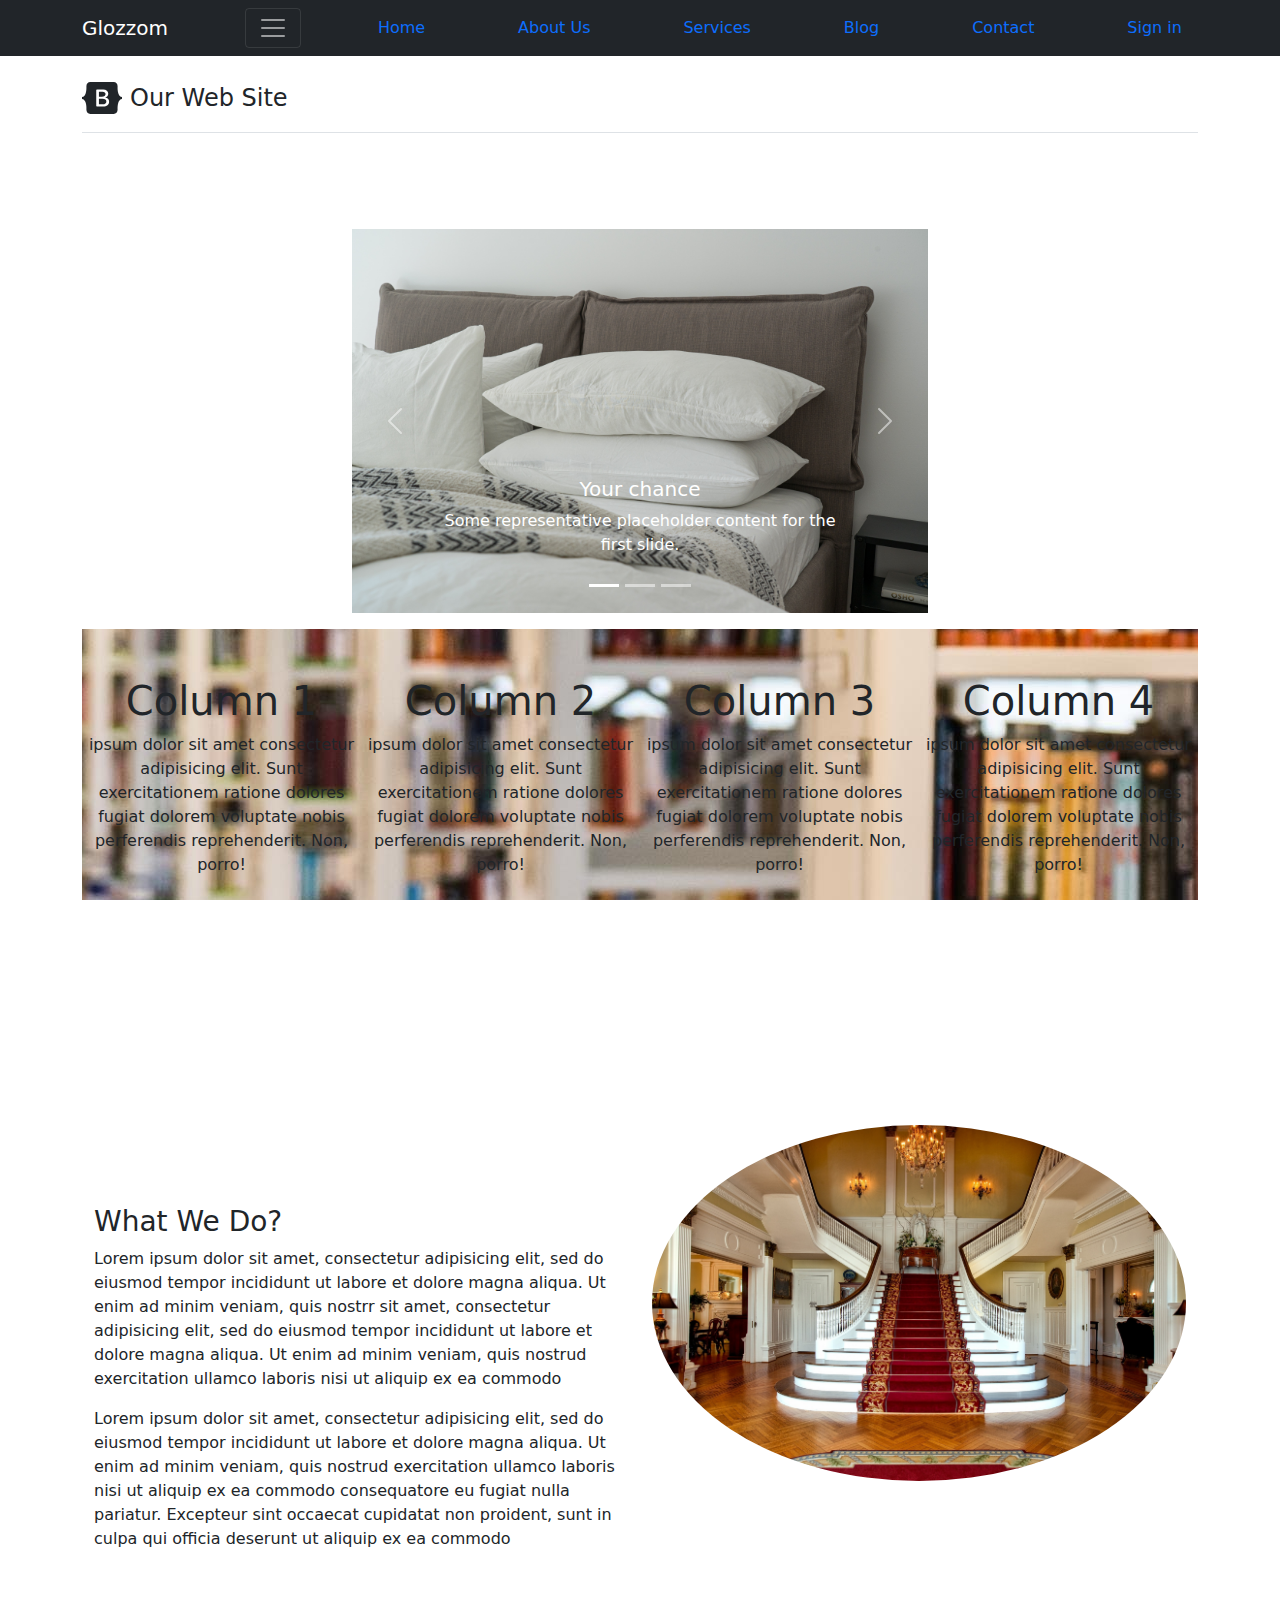
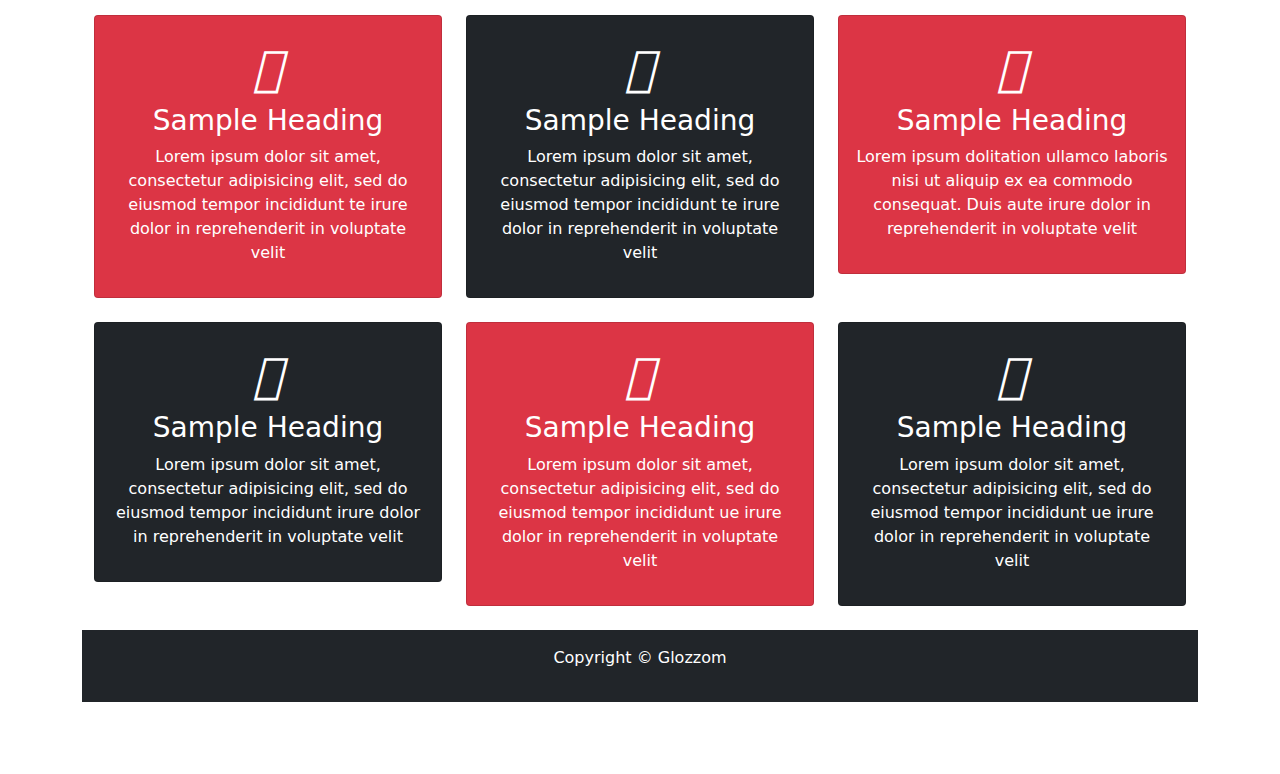
<file: bootstrap/index.html>
<!DOCTYPE html>
<html lang="en">
<head>
    <meta charset="UTF-8">
    <meta http-equiv="X-UA-Compatible" content="IE=edge">
    <meta name="viewport" content="width=device-width, initial-scale=1.0">
    <title>Document</title>
    <link rel="stylesheet" href="style.css">
    <link rel="stylesheet" href="bootstrap.css">
    <link rel="stylesheet" href="font-awesome.css">
    <link rel="stylesheet" type="text/css" href="d:\KOMPYUTER DASTURLAR\fontawesome-free-5.15.4-web\fontawesome-free-5.15.4-web\css\all.min.css">

    <script src="c:\Users\Shahzod\Downloads\fontawesome-free-5.15.4-web\fontawesome-free-5.15.4-web\js\all.min.js" crossorigin="anonymous"></script>
    
</head>

<body>

<nav class="navbar navbar-dark bg-dark">
    
 <div class="container">
     <a href="index.html" class="navbar-brand">Glozzom</a>
        <button class="navbar-toggler" data-toggle="collapse" data-target="#navbarCollapse">
            <span class="navbar-toggler-icon"></span>
        </button>


<!-- <div class="collapse navbar-collapse" id="navbarCollapse"> -->
    
    <!-- <ul class="navbar-nav ml-auto"> -->
        
        <!-- <li class="nav-item"> -->
            <a href="index.html" class="nav-link">Home</a>
        <!-- </li> -->

        <!-- <li class="nav-item active"> -->
            <a href="about.html" class="nav-link">About Us</a>
        <!-- </li> -->

        <!-- <li class="nav-item"> -->
            <a href="services.html" class="nav-link">Services</a>
        <!-- </li> -->

        <!-- <li class="nav-item"> -->
            <a href="blog.html" class="nav-link">Blog</a>
        <!-- </li> -->

        <!-- <li class="nav-item"> -->
            <a href="contact.html" class="nav-link">Contact</a>
        <!-- </li>     -->

        <a href="SignIn.html" class="nav-link">Sign in</a>

        <!-- </ul> -->
    <!-- </div> -->
 </div>
</nav>

<div class="container py-4">
    <header class="pb-3 mb-4 border-bottom">
      <a href="/" class="d-flex align-items-center text-dark text-decoration-none">
        <svg xmlns="http://www.w3.org/2000/svg" width="40" height="32" class="me-2" viewBox="0 0 118 94" role="img"><title>Bootstrap</title><path fill-rule="evenodd" clip-rule="evenodd" d="M24.509 0c-6.733 0-11.715 5.893-11.492 12.284.214 6.14-.064 14.092-2.066 20.577C8.943 39.365 5.547 43.485 0 44.014v5.972c5.547.529 8.943 4.649 10.951 11.153 2.002 6.485 2.28 14.437 2.066 20.577C12.794 88.106 17.776 94 24.51 94H93.5c6.733 0 11.714-5.893 11.491-12.284-.214-6.14.064-14.092 2.066-20.577 2.009-6.504 5.396-10.624 10.943-11.153v-5.972c-5.547-.529-8.934-4.649-10.943-11.153-2.002-6.484-2.28-14.437-2.066-20.577C105.214 5.894 100.233 0 93.5 0H24.508zM80 57.863C80 66.663 73.436 72 62.543 72H44a2 2 0 01-2-2V24a2 2 0 012-2h18.437c9.083 0 15.044 4.92 15.044 12.474 0 5.302-4.01 10.049-9.119 10.88v.277C75.317 46.394 80 51.21 80 57.863zM60.521 28.34H49.948v14.934h8.905c6.884 0 10.68-2.772 10.68-7.727 0-4.643-3.264-7.207-9.012-7.207zM49.948 49.2v16.458H60.91c7.167 0 10.964-2.876 10.964-8.281 0-5.406-3.903-8.178-11.425-8.178H49.948z" fill="currentColor"></path></svg>
        <span class="fs-4">Our Web Site</span>
      </a>
    </header>

    <br>

     <div class="container py-5" style="width:600px; height:400px;">

<div id="carouselExampleCaptions" class="carousel slide" data-bs-ride="carousel">
  <div class="carousel-indicators">
    <button type="button" data-bs-target="#carouselExampleCaptions" data-bs-slide-to="0" class="active" aria-current="true" aria-label="Slide 1"></button>
    <button type="button" data-bs-target="#carouselExampleCaptions" data-bs-slide-to="1" aria-label="Slide 2"></button>
    <button type="button" data-bs-target="#carouselExampleCaptions" data-bs-slide-to="2" aria-label="Slide 3"></button>
  </div>
  <div class="carousel-inner">
    <div class="carousel-item active">
      <img src="kvartira.jpg" class="d-block w-100 img-fluid" alt="">
      <div class="carousel-caption d-none d-md-block">
        <h5>Your chance</h5>
        <p>Some representative placeholder content for the first slide.</p>
      </div>
    </div>
    <div class="carousel-item" style="width:600px; height:385px;">
      <img src="kvartiram.jpg" class="d-block w-100 img-fluid" alt="...">
      <div class="carousel-caption d-none d-md-block">
        <h5>Your Hotel</h5>
        <p>Some representative placeholder content for the second slide.</p>
      </div>
    </div>
    <div class="carousel-item">
      <img src="kvartirang.jpg" class="d-block w-100 img-fluid" alt="...">
      <div class="carousel-caption d-none d-md-block">
        <h5>Live for at once</h5>
        <p>Some representative placeholder content for the third slide.</p>
      </div>
    </div>
  </div>
  <button class="carousel-control-prev" type="button" data-bs-target="#carouselExampleCaptions" data-bs-slide="prev">
    <span class="carousel-control-prev-icon" aria-hidden="true"></span>
    <span class="visually-hidden">Previous</span>
  </button>
  <button class="carousel-control-next" type="button" data-bs-target="#carouselExampleCaptions" data-bs-slide="next">
    <span class="carousel-control-next-icon" aria-hidden="true"></span>
    <span class="visually-hidden">Next</span>
  </button>


</div>
</div>



    <div class="wrapper py-5">
        <div class="column py-5">
            <h1>Column 1</h1>
                <p class="p1"> ipsum dolor sit amet consectetur adipisicing elit.
                Sunt exercitationem ratione dolores fugiat dolorem voluptate 
                nobis perferendis reprehenderit. Non, porro! 
                </p>
        </div>

        <div class="column py-5">
            <h1>Column 2</h1>
            <p class="p2"> ipsum dolor sit amet consectetur adipisicing elit.
                Sunt exercitationem ratione dolores fugiat dolorem voluptate 
                nobis perferendis reprehenderit. Non, porro! 
                </p>
        </div>

        <div class="column py-5">
            <h1>Column 3</h1>
            <p class="p3"> ipsum dolor sit amet consectetur adipisicing elit.
                Sunt exercitationem ratione dolores fugiat dolorem voluptate 
                nobis perferendis reprehenderit. Non, porro! 
                </p>
        </div>

        <div class="column py-5">
            <h1>Column 4</h1>
            <p class="p4"> ipsum dolor sit amet consectetur adipisicing elit.
                Sunt exercitationem ratione dolores fugiat dolorem voluptate 
                nobis perferendis reprehenderit. Non, porro! 
                </p>
        </div>

            <div class="about-banner">

                <div class="container text-center py-5 text-white">
                    <h1>About Our Company</h1>
                    <p>Lorem ipsum dolor sit amet, consectetur adipisicing elit, sed do eiusmod
                    tempor incididunt ut labore et dolore magna aliqua. Ut enim ad minim veniam,
                    quis nostrud exercitation ullamco laboris nisi ut aliquip ex ea commodo
                    consequat. Duis aute irure dolor in reprehenderit in voluptate velit esse
                    cillum dolore eu fugiat nulla pariatur. Excepteur sint occaecat cupidatat non
                    proident, sunt in culpa qui officia deserunt mollit anim id est laborum.</p>
                </div>
           </div>    

        <div class="about-content py-5">
            <div class="container ">
                <div class="row">
                    <div class="col-md-6">
                        <h3> What We Do? </h3>
                        <p>Lorem ipsum dolor sit amet, consectetur adipisicing elit, sed do eiusmod
                        tempor incididunt ut labore et dolore magna aliqua. Ut enim ad minim veniam,
                        quis nostrr sit amet, consectetur adipisicing elit, sed do eiusmod
                        tempor incididunt ut labore et dolore magna aliqua. Ut enim ad minim veniam,
                        quis nostrud exercitation ullamco laboris nisi ut aliquip ex ea commodo
                        </p>

                        <p>Lorem ipsum dolor sit amet, consectetur adipisicing elit, sed do eiusmod
                        tempor incididunt ut labore et dolore magna aliqua. Ut enim ad minim veniam,
                        quis nostrud exercitation ullamco laboris nisi ut aliquip ex ea commodo
                        consequatore eu fugiat nulla pariatur. Excepteur sint occaecat cupidatat non
                        proident, sunt in culpa qui officia deserunt ut aliquip ex ea commodo
                        </p>      
                    </div>
                    <div class="col-md-6">
                           <img src="mexmonxona.jpg" class="img-fluid  rounded-circle about-img">
                    </div>
                </div>
            </div>
        </div>


        <div class="about-icon">
            <div class="container text-center text-white">
                <div class="row">
                    <div class="col-md-4">
                        <div class="card bg-danger p-3">
                            <i class="fas fa-building fa-3x"></i>
                            <h3>Sample Heading</h3>
                            <p>Lorem ipsum dolor sit amet, consectetur adipisicing elit, sed do eiusmod
                            tempor incididunt te irure dolor in reprehenderit in voluptate velit</p>
                        </div>
                    </div>
                    <div class="col-md-4">
                        
                        <div class="card bg-dark p-3">
                            <i class="fas fa-bullhorn fa-3x"></i>
                            <h3>Sample Heading</h3>
                            <p>Lorem ipsum dolor sit amet, consectetur adipisicing elit, sed do eiusmod
                            tempor incididunt te irure dolor in reprehenderit in voluptate velit</p>
                        </div>
                    </div>
                    <div class="col-md-4">
                        
                        <div class="card bg-danger p-3">
                            <i class="fas fa-comments fa-3x"></i>
                            <h3>Sample Heading</h3>
                            <p>Lorem ipsum dolitation ullamco laboris nisi ut aliquip ex ea commodo
                            consequat. Duis aute irure dolor in reprehenderit in voluptate velit</p>
                        </div>
                    </div>
                </div>

                <div class="row mt-4 mb-4">
                    
                    <div class="col-md-4">
                        <div class="card bg-dark p-3">
                            <i class="fas fa-building fa-3x"></i>
                            <h3>Sample Heading</h3>
                            <p>Lorem ipsum dolor sit amet, consectetur adipisicing elit, sed do eiusmod
                            tempor incididunt  irure dolor in reprehenderit in voluptate velit</p>
                        </div>
                    </div>
                    <div class="col-md-4">
                        
                        <div class="card bg-danger p-3">
                            <i class="fas fa-bullhorn fa-3x"></i>
                            <h3>Sample Heading</h3>
                            <p>Lorem ipsum dolor sit amet, consectetur adipisicing elit, sed do eiusmod
                            tempor incididunt ue irure dolor in reprehenderit in voluptate velit</p>
                        </div>
                    </div>
                    <div class="col-md-4">
                        
                        <div class="card bg-dark p-3">
                            <i class="fas fa-comments fa-3x"></i>
                            <h3>Sample Heading</h3>
                            <p>Lorem ipsum dolor sit amet, consectetur adipisicing elit, sed do eiusmod
                            tempor incididunt ue irure dolor in reprehenderit in voluptate velit</p>
                        </div>
                    </div>
                </div>
            </div>
        </div>

            <footer id="main-footer" class="text-center p-3 bg-dark">
                <div class="container">
                    <div class="row">
                        <div class="col text-white">
                            <p>Copyright &copy;
                                <span id="year"></span>Glozzom</p>
                        </div>
                    </div>
                </div>
            </footer>


    </div>
</body>
</html>
</file>
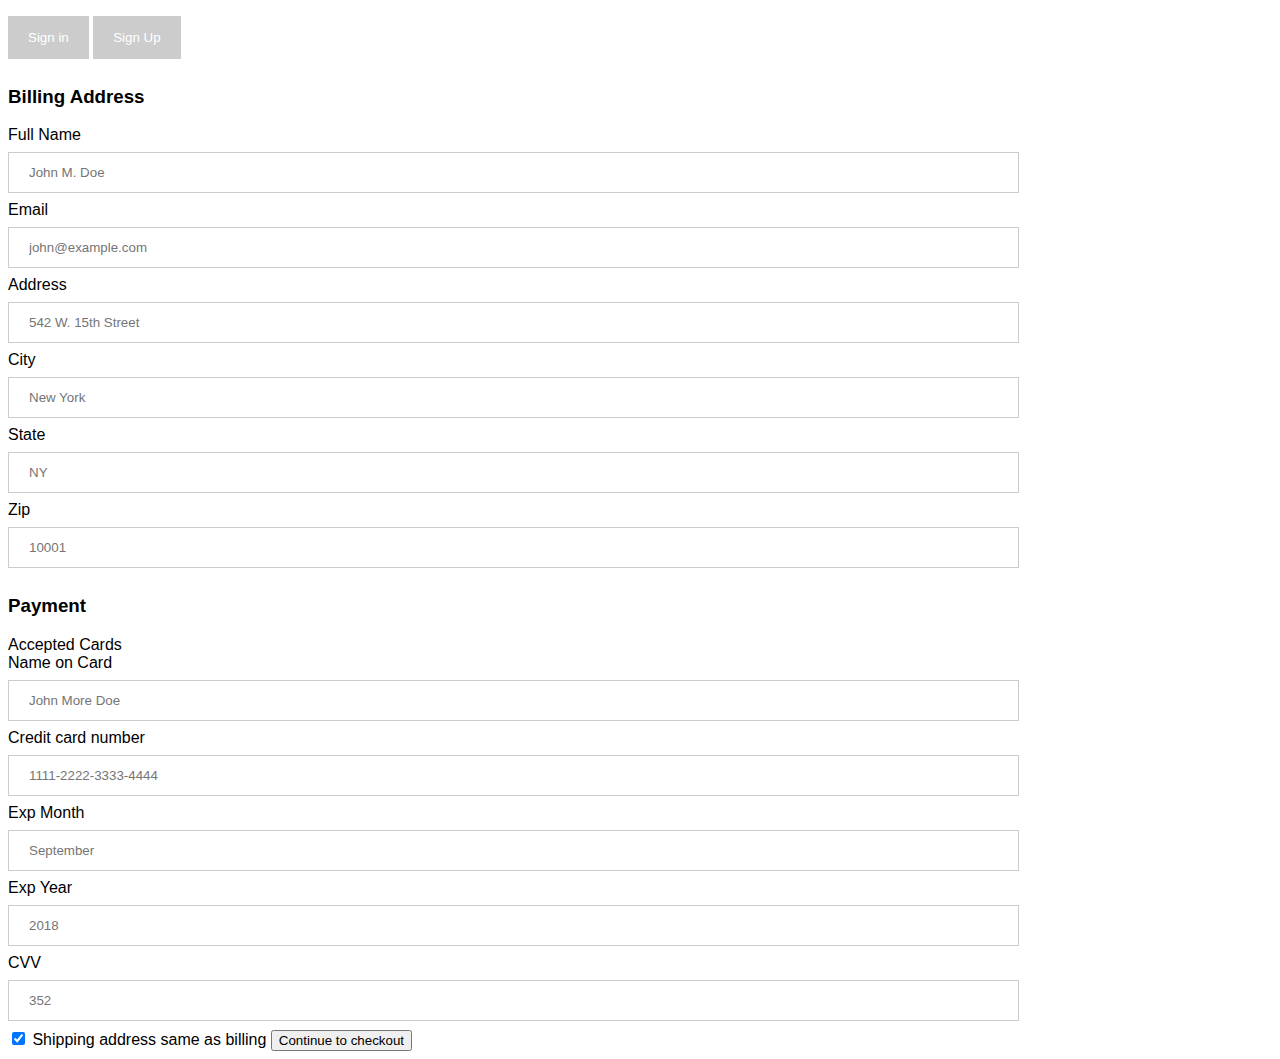
<file: Formalar/index.html>
<!DOCTYPE html>
<html>
<head>
<meta name="viewport" content="width=device-width, initial-scale=1">
<style>
body {font-family: Arial, Helvetica, sans-serif;}

input[type=text], input[type=password] {
  width: 100%;
  padding: 12px 20px;
  margin: 8px 0;
  display: inline-block;
  border: 1px solid #ccc;
  box-sizing: border-box;
}

button {
  background-color:#ccc;
  color: white;
  padding: 14px 20px;
  margin: 8px 0;
  border: none;
  cursor: pointer;
  width: 100%;
}

button:hover {
  opacity: 0.8;
}

.cancelbtn {
  width: auto;
  padding: 10px 18px;
  background-color: #f44336;
}

.imgcontainer {
  text-align: center;
  margin: 24px 0 12px 0;
  position: relative;
}

img.avatar {
  width: 40%;
  border-radius: 50%;
}

.container {
  padding: 16px;
}

span.psw {
  float: right;
  padding-top: 16px;
}


.modal {
  display: none; 
  position: fixed; 
  z-index: 1; 
  left: 0;
  top: 0;
  width: 100%; 
  height: 100%; 
  overflow: auto; 
  background-color: rgb(0,0,0); 
  background-color: rgba(0,0,0,0.4); 
  padding-top: 60px;
}

.modal-content {
  background-color: #fefefe;
  margin: 5% auto 15% auto; 
  border: 1px solid #888;
  width: 80%; 
}

.close {
  position: absolute;
  right: 25px;
  top: 0;
  color: #000;
  font-size: 35px;
  font-weight: bold;
}

.close:hover,
.close:focus {
  color: red;
  cursor: pointer;
}

/* Add Zoom Animation */
.animate {
  -webkit-animation: animatezoom 0.6s;
  animation: animatezoom 0.6s
}

@-webkit-keyframes animatezoom {
  from {-webkit-transform: scale(0)} 
  to {-webkit-transform: scale(1)}
}
  
@keyframes animatezoom {
  from {transform: scale(0)} 
  to {transform: scale(1)}
}

@media screen and (max-width: 300px) {
  span.psw {
     display: block;
     float: none;
  }
  .cancelbtn {
     width: 100%;
  }
}
</style>
</head>
<body>
<nav>
<button onclick="document.getElementById('id01').style.display='block'" style="width:auto;">Sign in</button>

<div id="id01" class="modal">
  
  <form class="modal-content animate" action="https://www.w3schools.com/action_page.php" method="post">
    <div class="imgcontainer">
      <span onclick="document.getElementById('id01').style.display='none'" class="close" title="Close Modal">&times;</span>
      <img src="../images/avatar3.png" alt="Avatar" class="avatar">
    </div>

    <div class="container">
      <label for="uname"><b>Username</b></label>
      <input type="text" placeholder="Enter Username" name="uname" required>

      <label for="psw"><b>Password</b></label>
      <input type="password" placeholder="Enter Password" name="psw" required>
        
      <button type="submit">Login</button>
      <label>
        <input type="checkbox" checked="checked" name="remember"> Remember me
      </label>
    </div>

    <div class="container" style="background-color:#f1f1f1">
      <button type="button" onclick="document.getElementById('id01').style.display='none'" class="cancelbtn">Cancel</button>
      <span class="psw">Forgot <a href="#">password?</a></span>
    </div>
  </form>
</div>

<button onclick="document.getElementById('id02').style.display='block'" style="width:auto; text-align:left; margin-top: -50px;">Sign Up</button>
</nav>
<div id="id02" class="modal">
  <span onclick="document.getElementById('id02').style.display='none'" class="close" title="Close Modal">&times;</span>
  <form class="modal-content" action="https://www.w3schools.com/action_page.php">
    <div class="container">
      <h1>Sign Up</h1>
      <p>Please fill in this form to create an account.</p>
      <hr>
      <label for="email"><b>Email</b></label>
      <input type="text" placeholder="Enter Email" name="email" required>

      <label for="psw"><b>Password</b></label>
      <input type="password" placeholder="Enter Password" name="psw" required>

      <label for="psw-repeat"><b>Repeat Password</b></label>
      <input type="password" placeholder="Repeat Password" name="psw-repeat" required>
      
      <label>
        <input type="checkbox" checked="checked" name="remember" style="margin-bottom:15px"> Remember me
      </label>

      <p>By creating an account you agree to our <a href="#" style="color:dodgerblue">Terms & Privacy</a>.</p>

      <div class="clearfix">
        <button type="button" onclick="document.getElementById('id01').style.display='none'" class="cancelbtn">Cancel</button>
        <button type="submit" class="signupbtn">Sign Up</button>
      </div>
    </div>
  </form>
</div>
            <form action="" style="width: 80%;">
              <div class="row">
            <div class="col-50">
              <h3>Billing Address</h3>
              <label for="fname"><i class="fa fa-user"></i> Full Name</label>
              <input type="text" id="fname" name="firstname" placeholder="John M. Doe">
              <label for="email"><i class="fa fa-envelope"></i> Email</label>
              <input type="text" id="email" name="email" placeholder="john@example.com">
              <label for="adr"><i class="fa fa-address-card-o"></i> Address</label>
              <input type="text" id="adr" name="address" placeholder="542 W. 15th Street">
              <label for="city"><i class="fa fa-institution"></i> City</label>
              <input type="text" id="city" name="city" placeholder="New York">
  
              <div class="row">
                <div class="col-50">
                  <label for="state">State</label>
                  <input type="text" id="state" name="state" placeholder="NY">
                </div>
                <div class="col-50">
                  <label for="zip">Zip</label>
                  <input type="text" id="zip" name="zip" placeholder="10001">
                </div>
              </div>
            </div>
  
            <div class="col-50">
              <h3>Payment</h3>
              <label for="fname">Accepted Cards</label>
              <div class="icon-container">
                <i class="fa fa-cc-visa" style="color:navy;"></i>
                <i class="fa fa-cc-amex" style="color:blue;"></i>
                <i class="fa fa-cc-mastercard" style="color:red;"></i>
                <i class="fa fa-cc-discover" style="color:orange;"></i>
              </div>
              <label for="cname">Name on Card</label>
              <input type="text" id="cname" name="cardname" placeholder="John More Doe">
              <label for="ccnum">Credit card number</label>
              <input type="text" id="ccnum" name="cardnumber" placeholder="1111-2222-3333-4444">
              <label for="expmonth">Exp Month</label>
              <input type="text" id="expmonth" name="expmonth" placeholder="September">
              <div class="row">
                <div class="col-50">
                  <label for="expyear">Exp Year</label>
                  <input type="text" id="expyear" name="expyear" placeholder="2018">
                </div>
                <div class="col-50">
                  <label for="cvv">CVV</label>
                  <input type="text" id="cvv" name="cvv" placeholder="352">
                </div>
              </div>
            </div>
            
          </div>
          <label>
            <input type="checkbox" checked="checked" name="sameadr"> Shipping address same as billing
          </label>
          <input type="submit" value="Continue to checkout" class="btn">
        </form>
      </div>
    </div>
  
<script>

var modal = document.getElementById('id01');

window.onclick = function(event) {
    if (event.target == modal) {
        modal.style.display = "none";
    }
}

var modal = document.getElementById('id02');

window.onclick = function(event) {
    if (event.target == modal) {
        modal.style.display = "none";
    }
}
</script>

</body>

</html>
</file>
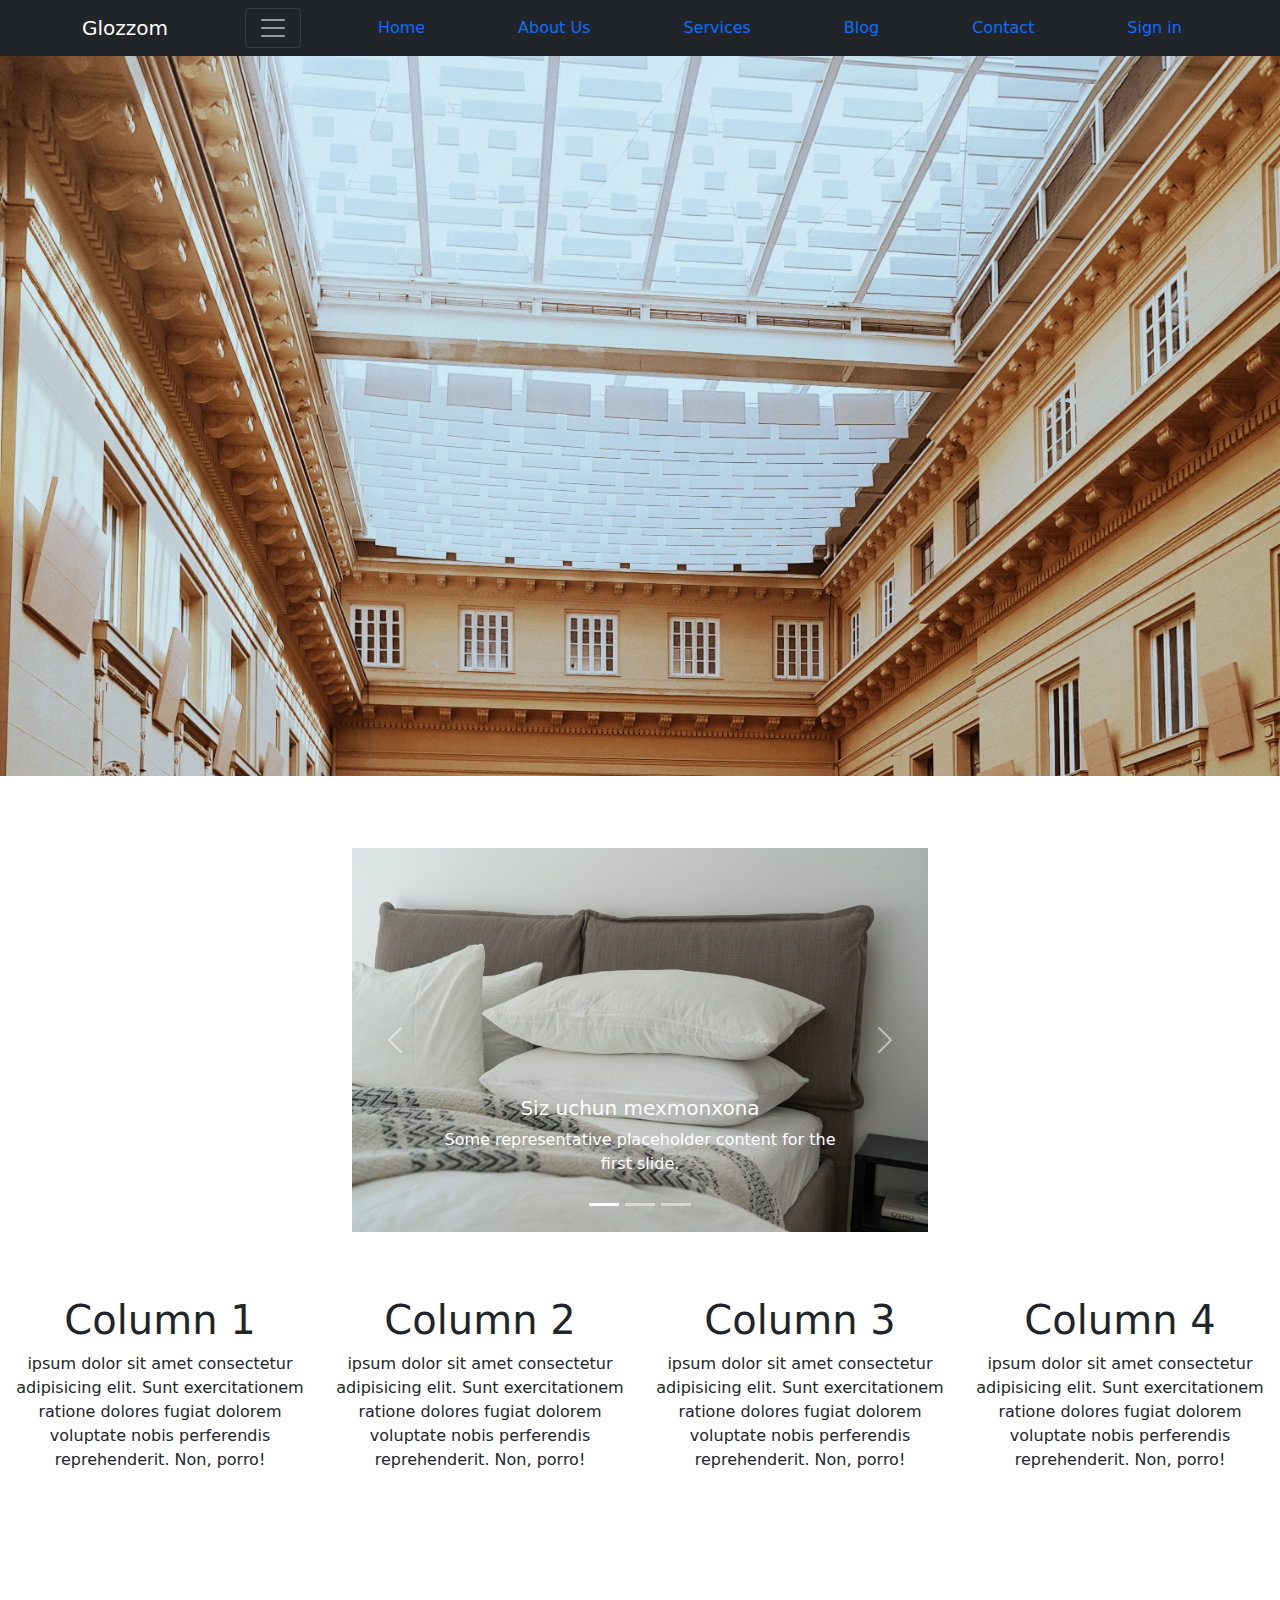
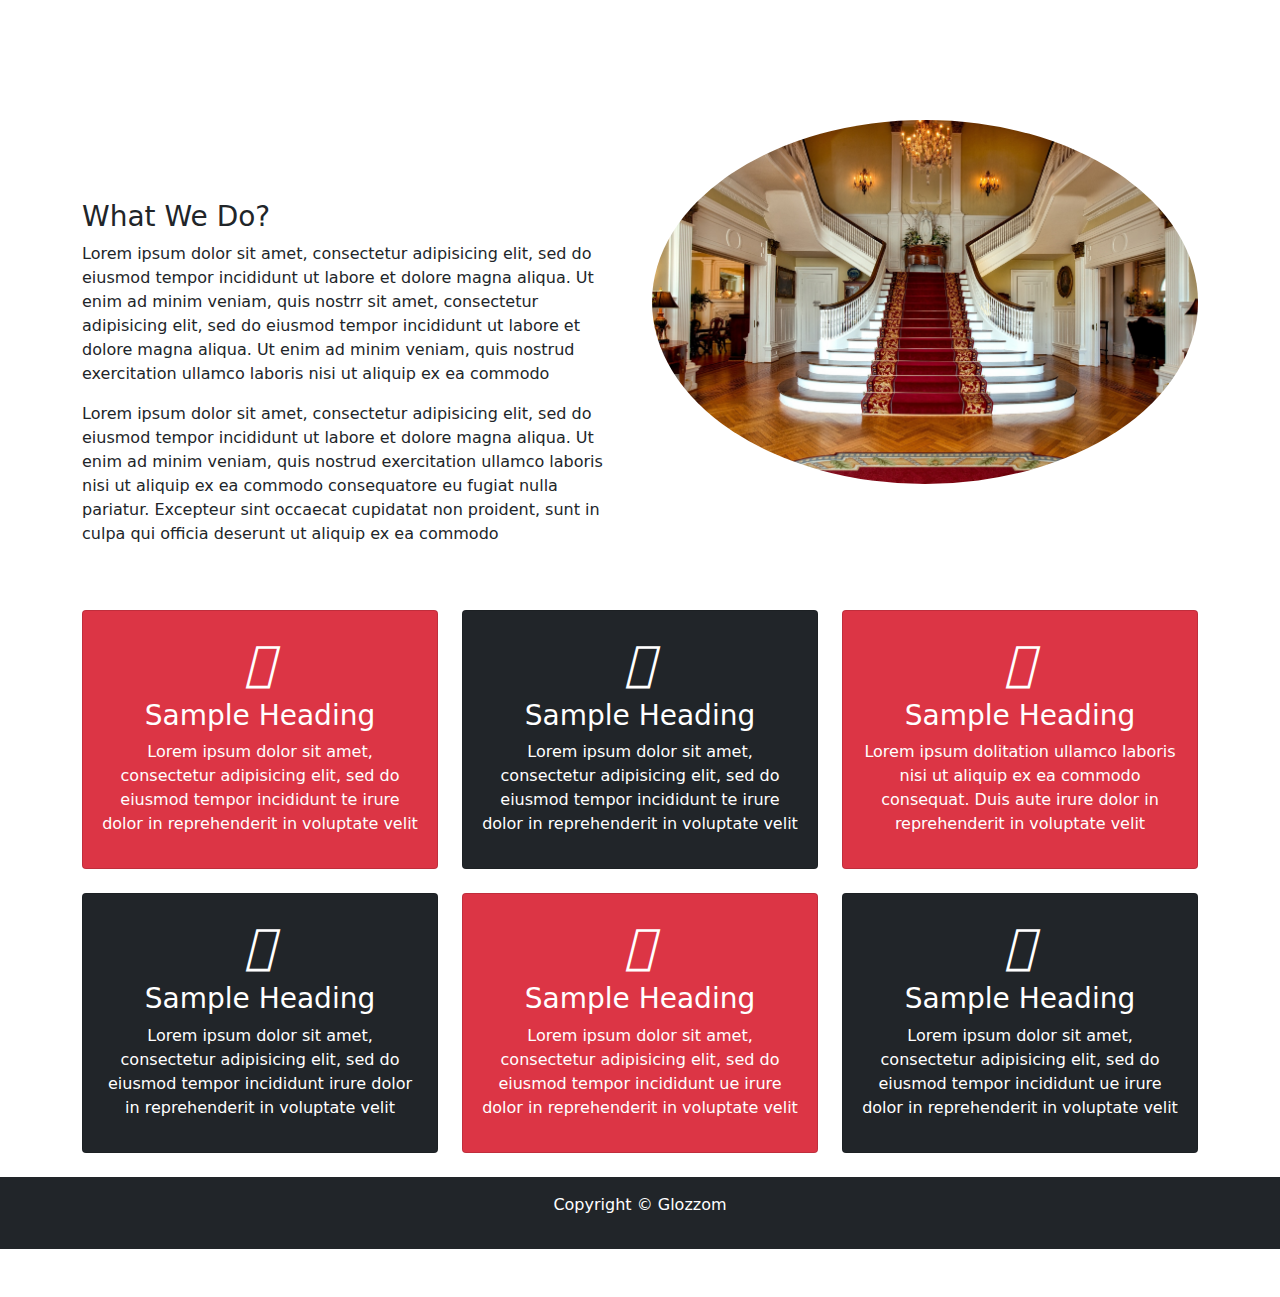
<file: bootstrap/About.html>
<!DOCTYPE html>
<html lang="en">
<head>
    <meta charset="UTF-8">
    <meta http-equiv="X-UA-Compatible" content="IE=edge">
    <meta name="viewport" content="width=device-width, initial-scale=1.0">
    <title>Document</title>
    <link rel="stylesheet" href="style.css">
    <link rel="stylesheet" href="bootstrap.css">
    <link rel="stylesheet" href="font-awesome.css">
<link rel="stylesheet" type="text/css" href="d:\KOMPYUTER DASTURLAR\fontawesome-free-5.15.4-web\fontawesome-free-5.15.4-web\css\all.min.css">

<script src="c:\Users\Shahzod\Downloads\fontawesome-free-5.15.4-web\fontawesome-free-5.15.4-web\js\all.min.js" crossorigin="anonymous"></script>

</head>

<body>

<nav class="navbar navbar-dark bg-dark">
    
 <div class="container">
     <a href="index.html" class="navbar-brand">Glozzom</a>
        <button class="navbar-toggler" data-toggle="collapse" data-target="#navbarCollapse">
            <span class="navbar-toggler-icon"></span>
        </button>


<!-- <div class="collapse navbar-collapse" id="navbarCollapse"> -->
    
    <!-- <ul class="navbar-nav ml-auto"> -->
        
        <!-- <li class="nav-item"> -->
            <a href="index.html" class="nav-link">Home</a>
        <!-- </li> -->

        <!-- <li class="nav-item active"> -->
            <a href="about.html" class="nav-link">About Us</a>
        <!-- </li> -->

        <!-- <li class="nav-item"> -->
            <a href="services.html" class="nav-link">Services</a>
        <!-- </li> -->

        <!-- <li class="nav-item"> -->
            <a href="blog.html" class="nav-link">Blog</a>
        <!-- </li> -->

        <!-- <li class="nav-item"> -->
            <a href="contact.html" class="nav-link">Contact</a>
        <!-- </li>     -->

        <a href="SignIn.html" class="nav-link">Sign in</a>

        <!-- </ul> -->
    <!-- </div> -->
 </div>
</nav>

    <div class="header"></div>
    <br>

     <div class="container py-5" style="width:600px; height:400px;">

<div id="carouselExampleCaptions" class="carousel slide" data-bs-ride="carousel">
  <div class="carousel-indicators">
    <button type="button" data-bs-target="#carouselExampleCaptions" data-bs-slide-to="0" class="active" aria-current="true" aria-label="Slide 1"></button>
    <button type="button" data-bs-target="#carouselExampleCaptions" data-bs-slide-to="1" aria-label="Slide 2"></button>
    <button type="button" data-bs-target="#carouselExampleCaptions" data-bs-slide-to="2" aria-label="Slide 3"></button>
  </div>
  <div class="carousel-inner">
    <div class="carousel-item active">
      <img src="kvartira.jpg" class="d-block w-100 img-fluid" alt="">
      <div class="carousel-caption d-none d-md-block">
        <h5>Siz uchun mexmonxona</h5>
        <p>Some representative placeholder content for the first slide.</p>
      </div>
    </div>
    <div class="carousel-item" style="width:600px; height:385px;">
      <img src="kvartiram.jpg" class="d-block w-100 img-fluid" alt="...">
      <div class="carousel-caption d-none d-md-block">
        <h5>Mexmonxona sirtidan ko'rinishi</h5>
        <p>Some representative placeholder content for the second slide.</p>
      </div>
    </div>
    <div class="carousel-item">
      <img src="kvartirang.jpg" class="d-block w-100 img-fluid" alt="...">
      <div class="carousel-caption d-none d-md-block">
        <h5>Yakka tartibda yashash uchun alohida uy</h5>
        <p>Some representative placeholder content for the third slide.</p>
      </div>
    </div>
  </div>
  <button class="carousel-control-prev" type="button" data-bs-target="#carouselExampleCaptions" data-bs-slide="prev">
    <span class="carousel-control-prev-icon" aria-hidden="true"></span>
    <span class="visually-hidden">Previous</span>
  </button>
  <button class="carousel-control-next" type="button" data-bs-target="#carouselExampleCaptions" data-bs-slide="next">
    <span class="carousel-control-next-icon" aria-hidden="true"></span>
    <span class="visually-hidden">Next</span>
  </button>
  
</div>
</div>



    <div class="wrapper py-5">
        <div class="column py-5">
            <h1>Column 1</h1>
                <p class="p1"> ipsum dolor sit amet consectetur adipisicing elit.
                Sunt exercitationem ratione dolores fugiat dolorem voluptate 
                nobis perferendis reprehenderit. Non, porro! 
                </p>
        </div>

        <div class="column py-5">
            <h1>Column 2</h1>
            <p class="p2"> ipsum dolor sit amet consectetur adipisicing elit.
                Sunt exercitationem ratione dolores fugiat dolorem voluptate 
                nobis perferendis reprehenderit. Non, porro! 
                </p>
        </div>

        <div class="column py-5">
            <h1>Column 3</h1>
            <p class="p3"> ipsum dolor sit amet consectetur adipisicing elit.
                Sunt exercitationem ratione dolores fugiat dolorem voluptate 
                nobis perferendis reprehenderit. Non, porro! 
                </p>
        </div>

        <div class="column py-5">
            <h1>Column 4</h1>
            <p class="p4"> ipsum dolor sit amet consectetur adipisicing elit.
                Sunt exercitationem ratione dolores fugiat dolorem voluptate 
                nobis perferendis reprehenderit. Non, porro! 
                </p>
        </div>

            <div class="about-banner">

                <div class="container text-center py-5 text-white">
                    <h1>About Our Company</h1>
                    <p>Lorem ipsum dolor sit amet, consectetur adipisicing elit, sed do eiusmod
                    tempor incididunt ut labore et dolore magna aliqua. Ut enim ad minim veniam,
                    quis nostrud exercitation ullamco laboris nisi ut aliquip ex ea commodo
                    consequat. Duis aute irure dolor in reprehenderit in voluptate velit esse
                    cillum dolore eu fugiat nulla pariatur. Excepteur sint occaecat cupidatat non
                    proident, sunt in culpa qui officia deserunt mollit anim id est laborum.</p>
                </div>
           </div>    

        <div class="about-content py-5">
            <div class="container ">
                <div class="row">
                    <div class="col-md-6">
                        <h3> What We Do? </h3>
                        <p>Lorem ipsum dolor sit amet, consectetur adipisicing elit, sed do eiusmod
                        tempor incididunt ut labore et dolore magna aliqua. Ut enim ad minim veniam,
                        quis nostrr sit amet, consectetur adipisicing elit, sed do eiusmod
                        tempor incididunt ut labore et dolore magna aliqua. Ut enim ad minim veniam,
                        quis nostrud exercitation ullamco laboris nisi ut aliquip ex ea commodo
                        </p>

                        <p>Lorem ipsum dolor sit amet, consectetur adipisicing elit, sed do eiusmod
                        tempor incididunt ut labore et dolore magna aliqua. Ut enim ad minim veniam,
                        quis nostrud exercitation ullamco laboris nisi ut aliquip ex ea commodo
                        consequatore eu fugiat nulla pariatur. Excepteur sint occaecat cupidatat non
                        proident, sunt in culpa qui officia deserunt ut aliquip ex ea commodo
                        </p>      
                    </div>
                    <div class="col-md-6">
                           <img src="mexmonxona.jpg" class="img-fluid  rounded-circle about-img">
                    </div>
                </div>
            </div>
        </div>


        <div class="about-icon">
            <div class="container text-center text-white">
                <div class="row">
                    <div class="col-md-4">
                        <div class="card bg-danger p-3">
                            <i class="fas fa-building fa-3x"></i>
                            <h3>Sample Heading</h3>
                            <p>Lorem ipsum dolor sit amet, consectetur adipisicing elit, sed do eiusmod
                            tempor incididunt te irure dolor in reprehenderit in voluptate velit</p>
                        </div>
                    </div>
                    <div class="col-md-4">
                        
                        <div class="card bg-dark p-3">
                            <i class="fas fa-bullhorn fa-3x"></i>
                            <h3>Sample Heading</h3>
                            <p>Lorem ipsum dolor sit amet, consectetur adipisicing elit, sed do eiusmod
                            tempor incididunt te irure dolor in reprehenderit in voluptate velit</p>
                        </div>
                    </div>
                    <div class="col-md-4">
                        
                        <div class="card bg-danger p-3">
                            <i class="fas fa-comments fa-3x"></i>
                            <h3>Sample Heading</h3>
                            <p>Lorem ipsum dolitation ullamco laboris nisi ut aliquip ex ea commodo
                            consequat. Duis aute irure dolor in reprehenderit in voluptate velit</p>
                        </div>
                    </div>
                </div>

                <div class="row mt-4 mb-4">
                    
                    <div class="col-md-4">
                        <div class="card bg-dark p-3">
                            <i class="fas fa-building fa-3x"></i>
                            <h3>Sample Heading</h3>
                            <p>Lorem ipsum dolor sit amet, consectetur adipisicing elit, sed do eiusmod
                            tempor incididunt  irure dolor in reprehenderit in voluptate velit</p>
                        </div>
                    </div>
                    <div class="col-md-4">
                        
                        <div class="card bg-danger p-3">
                            <i class="fas fa-bullhorn fa-3x"></i>
                            <h3>Sample Heading</h3>
                            <p>Lorem ipsum dolor sit amet, consectetur adipisicing elit, sed do eiusmod
                            tempor incididunt ue irure dolor in reprehenderit in voluptate velit</p>
                        </div>
                    </div>
                    <div class="col-md-4">
                        
                        <div class="card bg-dark p-3">
                            <i class="fas fa-comments fa-3x"></i>
                            <h3>Sample Heading</h3>
                            <p>Lorem ipsum dolor sit amet, consectetur adipisicing elit, sed do eiusmod
                            tempor incididunt ue irure dolor in reprehenderit in voluptate velit</p>
                        </div>
                    </div>
                </div>
            </div>
        </div>

            <footer id="main-footer" class="text-center p-3 bg-dark">
                <div class="container">
                    <div class="row">
                        <div class="col text-white">
                            <p>Copyright &copy;
                                <span id="year"></span>Glozzom</p>
                        </div>
                    </div>
                </div>
            </footer>
    </div>

    <link rel="stylesheet" href="c:\Users\Shahzod\Downloads\bootstrap-5.1.3\js">
</body>
</html>
</file>
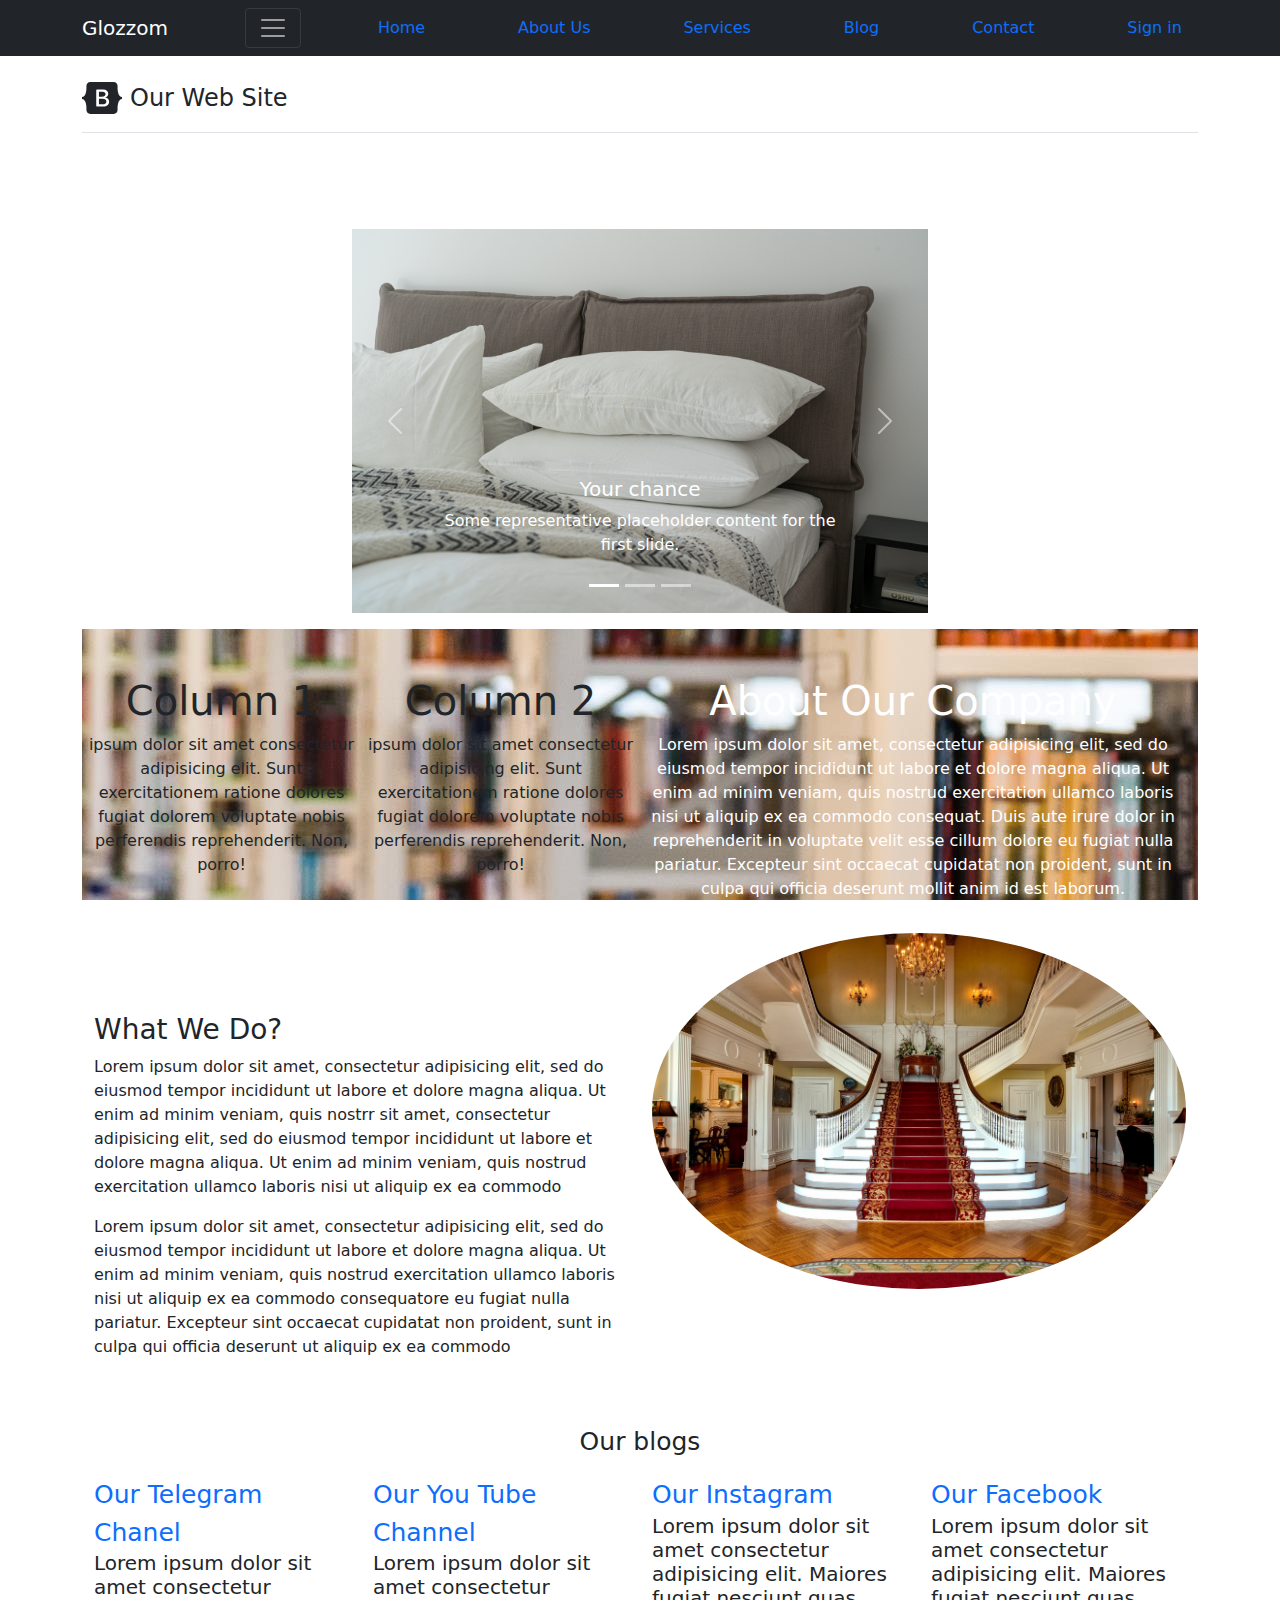
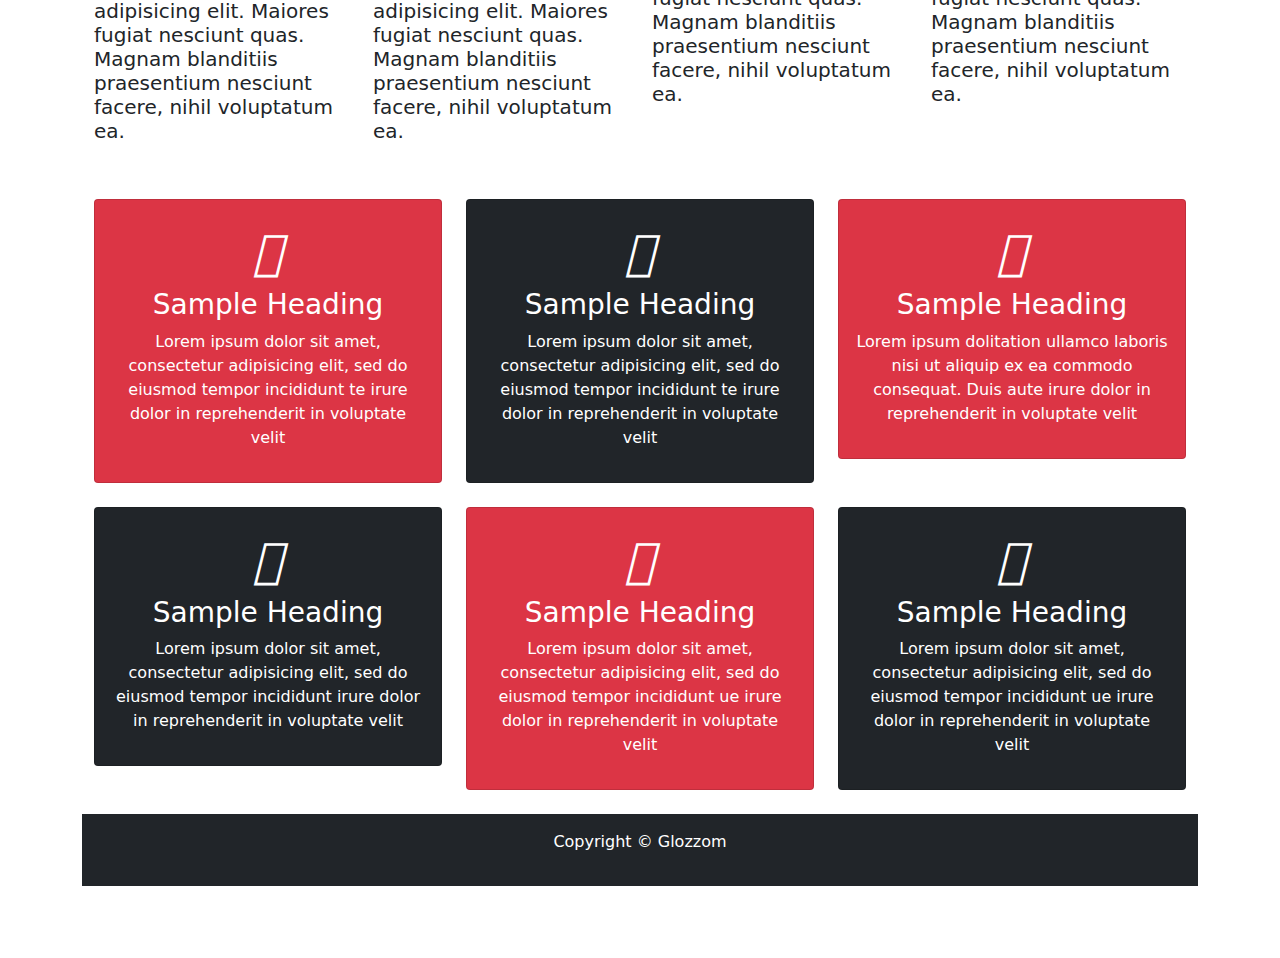
<file: bootstrap/blog.html>
<!DOCTYPE html>
<html lang="en">
<head>
    <meta charset="UTF-8">
    <meta http-equiv="X-UA-Compatible" content="IE=edge">
    <meta name="viewport" content="width=device-width, initial-scale=1.0">
    <title>Document</title>
    <link rel="stylesheet" href="style.css">
    <link rel="stylesheet" href="bootstrap.css">
    <link rel="stylesheet" href="font-awesome.css">
    <link rel="stylesheet" type="text/css" href="d:\KOMPYUTER DASTURLAR\fontawesome-free-5.15.4-web\fontawesome-free-5.15.4-web\css\all.min.css">

    <script src="c:\Users\Shahzod\Downloads\fontawesome-free-5.15.4-web\fontawesome-free-5.15.4-web\js\all.min.js" crossorigin="anonymous"></script>
    
</head>

<body>

<nav class="navbar navbar-dark bg-dark">
    
 <div class="container">
     <a href="index.html" class="navbar-brand">Glozzom</a>
        <button class="navbar-toggler" data-toggle="collapse" data-target="#navbarCollapse">
            <span class="navbar-toggler-icon"></span>
        </button>


<!-- <div class="collapse navbar-collapse" id="navbarCollapse"> -->
    
    <!-- <ul class="navbar-nav ml-auto"> -->
        
        <!-- <li class="nav-item"> -->
            <a href="index.html" class="nav-link">Home</a>
        <!-- </li> -->

        <!-- <li class="nav-item active"> -->
            <a href="about.html" class="nav-link">About Us</a>
        <!-- </li> -->

        <!-- <li class="nav-item"> -->
            <a href="services.html" class="nav-link">Services</a>
        <!-- </li> -->

        <!-- <li class="nav-item"> -->
            <a href="blog.html" class="nav-link">Blog</a>
        <!-- </li> -->

        <!-- <li class="nav-item"> -->
            <a href="contact.html" class="nav-link">Contact</a>
        <!-- </li>     -->

        <a href="SignIn.html" class="nav-link">Sign in</a>

        <!-- </ul> -->
    <!-- </div> -->
 </div>
</nav>

<div class="container py-4">
    <header class="pb-3 mb-4 border-bottom">
      <a href="/" class="d-flex align-items-center text-dark text-decoration-none">
        <svg xmlns="http://www.w3.org/2000/svg" width="40" height="32" class="me-2" viewBox="0 0 118 94" role="img"><title>Bootstrap</title><path fill-rule="evenodd" clip-rule="evenodd" d="M24.509 0c-6.733 0-11.715 5.893-11.492 12.284.214 6.14-.064 14.092-2.066 20.577C8.943 39.365 5.547 43.485 0 44.014v5.972c5.547.529 8.943 4.649 10.951 11.153 2.002 6.485 2.28 14.437 2.066 20.577C12.794 88.106 17.776 94 24.51 94H93.5c6.733 0 11.714-5.893 11.491-12.284-.214-6.14.064-14.092 2.066-20.577 2.009-6.504 5.396-10.624 10.943-11.153v-5.972c-5.547-.529-8.934-4.649-10.943-11.153-2.002-6.484-2.28-14.437-2.066-20.577C105.214 5.894 100.233 0 93.5 0H24.508zM80 57.863C80 66.663 73.436 72 62.543 72H44a2 2 0 01-2-2V24a2 2 0 012-2h18.437c9.083 0 15.044 4.92 15.044 12.474 0 5.302-4.01 10.049-9.119 10.88v.277C75.317 46.394 80 51.21 80 57.863zM60.521 28.34H49.948v14.934h8.905c6.884 0 10.68-2.772 10.68-7.727 0-4.643-3.264-7.207-9.012-7.207zM49.948 49.2v16.458H60.91c7.167 0 10.964-2.876 10.964-8.281 0-5.406-3.903-8.178-11.425-8.178H49.948z" fill="currentColor"></path></svg>
        <span class="fs-4">Our Web Site</span>
      </a>
    </header>

    <br>

     <div class="container py-5" style="width:600px; height:400px;">

<div id="carouselExampleCaptions" class="carousel slide" data-bs-ride="carousel">
  <div class="carousel-indicators">
    <button type="button" data-bs-target="#carouselExampleCaptions" data-bs-slide-to="0" class="active" aria-current="true" aria-label="Slide 1"></button>
    <button type="button" data-bs-target="#carouselExampleCaptions" data-bs-slide-to="1" aria-label="Slide 2"></button>
    <button type="button" data-bs-target="#carouselExampleCaptions" data-bs-slide-to="2" aria-label="Slide 3"></button>
  </div>
  <div class="carousel-inner">
    <div class="carousel-item active">
      <img src="kvartira.jpg" class="d-block w-100 img-fluid" alt="">
      <div class="carousel-caption d-none d-md-block">
        <h5>Your chance</h5>
        <p>Some representative placeholder content for the first slide.</p>
      </div>
    </div>
    <div class="carousel-item" style="width:600px; height:385px;">
      <img src="kvartiram.jpg" class="d-block w-100 img-fluid" alt="...">
      <div class="carousel-caption d-none d-md-block">
        <h5>Your Hotel</h5>
        <p>Some representative placeholder content for the second slide.</p>
      </div>
    </div>
    <div class="carousel-item">
      <img src="kvartirang.jpg" class="d-block w-100 img-fluid" alt="...">
      <div class="carousel-caption d-none d-md-block">
        <h5>Live for at once</h5>
        <p>Some representative placeholder content for the third slide.</p>
      </div>
    </div>
  </div>
  <button class="carousel-control-prev" type="button" data-bs-target="#carouselExampleCaptions" data-bs-slide="prev">
    <span class="carousel-control-prev-icon" aria-hidden="true"></span>
    <span class="visually-hidden">Previous</span>
  </button>
  <button class="carousel-control-next" type="button" data-bs-target="#carouselExampleCaptions" data-bs-slide="next">
    <span class="carousel-control-next-icon" aria-hidden="true"></span>
    <span class="visually-hidden">Next</span>
  </button>


</div>
</div>



    <div class="wrapper py-5">
        <div class="column py-5">
            <h1>Column 1</h1>
                <p class="p1"> ipsum dolor sit amet consectetur adipisicing elit.
                Sunt exercitationem ratione dolores fugiat dolorem voluptate 
                nobis perferendis reprehenderit. Non, porro! 
                </p>
        </div>

        <div class="column py-5">
            <h1>Column 2</h1>
            <p class="p2"> ipsum dolor sit amet consectetur adipisicing elit.
                Sunt exercitationem ratione dolores fugiat dolorem voluptate 
                nobis perferendis reprehenderit. Non, porro! 
                </p>
        </div>


        <div class="about-banner">

            <div class="container text-center py-5 text-white">
                <h1>About Our Company</h1>
                <p>Lorem ipsum dolor sit amet, consectetur adipisicing elit, sed do eiusmod
                tempor incididunt ut labore et dolore magna aliqua. Ut enim ad minim veniam,
                quis nostrud exercitation ullamco laboris nisi ut aliquip ex ea commodo
                consequat. Duis aute irure dolor in reprehenderit in voluptate velit esse
                cillum dolore eu fugiat nulla pariatur. Excepteur sint occaecat cupidatat non
                proident, sunt in culpa qui officia deserunt mollit anim id est laborum.</p>
            </div>
        </div>    

        <div class="about-content py-5">
            <div class="container ">
                <div class="row">
                    <div class="col-md-6">
                        <h3> What We Do? </h3>
                        <p>Lorem ipsum dolor sit amet, consectetur adipisicing elit, sed do eiusmod
                        tempor incididunt ut labore et dolore magna aliqua. Ut enim ad minim veniam,
                        quis nostrr sit amet, consectetur adipisicing elit, sed do eiusmod
                        tempor incididunt ut labore et dolore magna aliqua. Ut enim ad minim veniam,
                        quis nostrud exercitation ullamco laboris nisi ut aliquip ex ea commodo
                        </p>

                        <p>Lorem ipsum dolor sit amet, consectetur adipisicing elit, sed do eiusmod
                        tempor incididunt ut labore et dolore magna aliqua. Ut enim ad minim veniam,
                        quis nostrud exercitation ullamco laboris nisi ut aliquip ex ea commodo
                        consequatore eu fugiat nulla pariatur. Excepteur sint occaecat cupidatat non
                        proident, sunt in culpa qui officia deserunt ut aliquip ex ea commodo
                        </p>      
                    </div>
                    <div class="col-md-6">
                           <img src="mexmonxona.jpg" class="img-fluid  rounded-circle about-img">
                    </div>
                </div>
            </div>
        </div>

        <div class="container">
            <p class="blogs">Our blogs</p>
            <div class="row">
                <div class="col-md-3">
                    <a href="#" class="blogs">Our Telegram Chanel</a>
                    <h5>Lorem ipsum dolor sit amet consectetur adipisicing elit. Maiores 
                        fugiat nesciunt quas. Magnam blanditiis praesentium nesciunt facere,
                    nihil voluptatum ea.</h5>
                </div>
                
        <div class="col-md-3">
            <a href="#" class="blogs">Our You Tube Channel</a>
            <h5>Lorem ipsum dolor sit amet consectetur adipisicing elit. Maiores 
                fugiat nesciunt quas. Magnam blanditiis praesentium nesciunt facere,
            nihil voluptatum ea.</h5>
        </div>
        
        <div class="col-md-3">
            <a href="#" class="blogs">Our Instagram</a>
            <h5>Lorem ipsum dolor sit amet consectetur adipisicing elit. Maiores 
                fugiat nesciunt quas. Magnam blanditiis praesentium nesciunt facere,
            nihil voluptatum ea.</h5>
        </div>
        <div class="col-md-3">
            <a href="#" class="blogs">Our Facebook</a>
            <h5>Lorem ipsum dolor sit amet consectetur adipisicing elit. Maiores 
                fugiat nesciunt quas. Magnam blanditiis praesentium nesciunt facere,
            nihil voluptatum ea.</h5>
        </div>
    </div>
</div>
<br><br>
        <div class="about-icon">
            <div class="container text-center text-white">
                <div class="row">
                    <div class="col-md-4">
                        <div class="card bg-danger p-3">
                            <i class="fas fa-building fa-3x"></i>
                            <h3>Sample Heading</h3>
                            <p>Lorem ipsum dolor sit amet, consectetur adipisicing elit, sed do eiusmod
                            tempor incididunt te irure dolor in reprehenderit in voluptate velit</p>
                        </div>
                    </div>
                    <div class="col-md-4">
                        
                        <div class="card bg-dark p-3">
                            <i class="fas fa-bullhorn fa-3x"></i>
                            <h3>Sample Heading</h3>
                            <p>Lorem ipsum dolor sit amet, consectetur adipisicing elit, sed do eiusmod
                            tempor incididunt te irure dolor in reprehenderit in voluptate velit</p>
                        </div>
                    </div>
                    <div class="col-md-4">
                        
                        <div class="card bg-danger p-3">
                            <i class="fas fa-comments fa-3x"></i>
                            <h3>Sample Heading</h3>
                            <p>Lorem ipsum dolitation ullamco laboris nisi ut aliquip ex ea commodo
                            consequat. Duis aute irure dolor in reprehenderit in voluptate velit</p>
                        </div>
                    </div>
                </div>

                <div class="row mt-4 mb-4">
                    
                    <div class="col-md-4">
                        <div class="card bg-dark p-3">
                            <i class="fas fa-building fa-3x"></i>
                            <h3>Sample Heading</h3>
                            <p>Lorem ipsum dolor sit amet, consectetur adipisicing elit, sed do eiusmod
                            tempor incididunt  irure dolor in reprehenderit in voluptate velit</p>
                        </div>
                    </div>
                    <div class="col-md-4">
                        
                        <div class="card bg-danger p-3">
                            <i class="fas fa-bullhorn fa-3x"></i>
                            <h3>Sample Heading</h3>
                            <p>Lorem ipsum dolor sit amet, consectetur adipisicing elit, sed do eiusmod
                            tempor incididunt ue irure dolor in reprehenderit in voluptate velit</p>
                        </div>
                    </div>
                    <div class="col-md-4">
                        
                        <div class="card bg-dark p-3">
                            <i class="fas fa-comments fa-3x"></i>
                            <h3>Sample Heading</h3>
                            <p>Lorem ipsum dolor sit amet, consectetur adipisicing elit, sed do eiusmod
                            tempor incididunt ue irure dolor in reprehenderit in voluptate velit</p>
                        </div>
                    </div>
                </div>
            </div>
        </div>

            <footer id="main-footer" class="text-center p-3 bg-dark">
                <div class="container">
                    <div class="row">
                        <div class="col text-white">
                            <p>Copyright &copy;
                                <span id="year"></span>Glozzom</p>
                        </div>
                    </div>
                </div>
            </footer>


    </div>
</body>
</html>
</file>
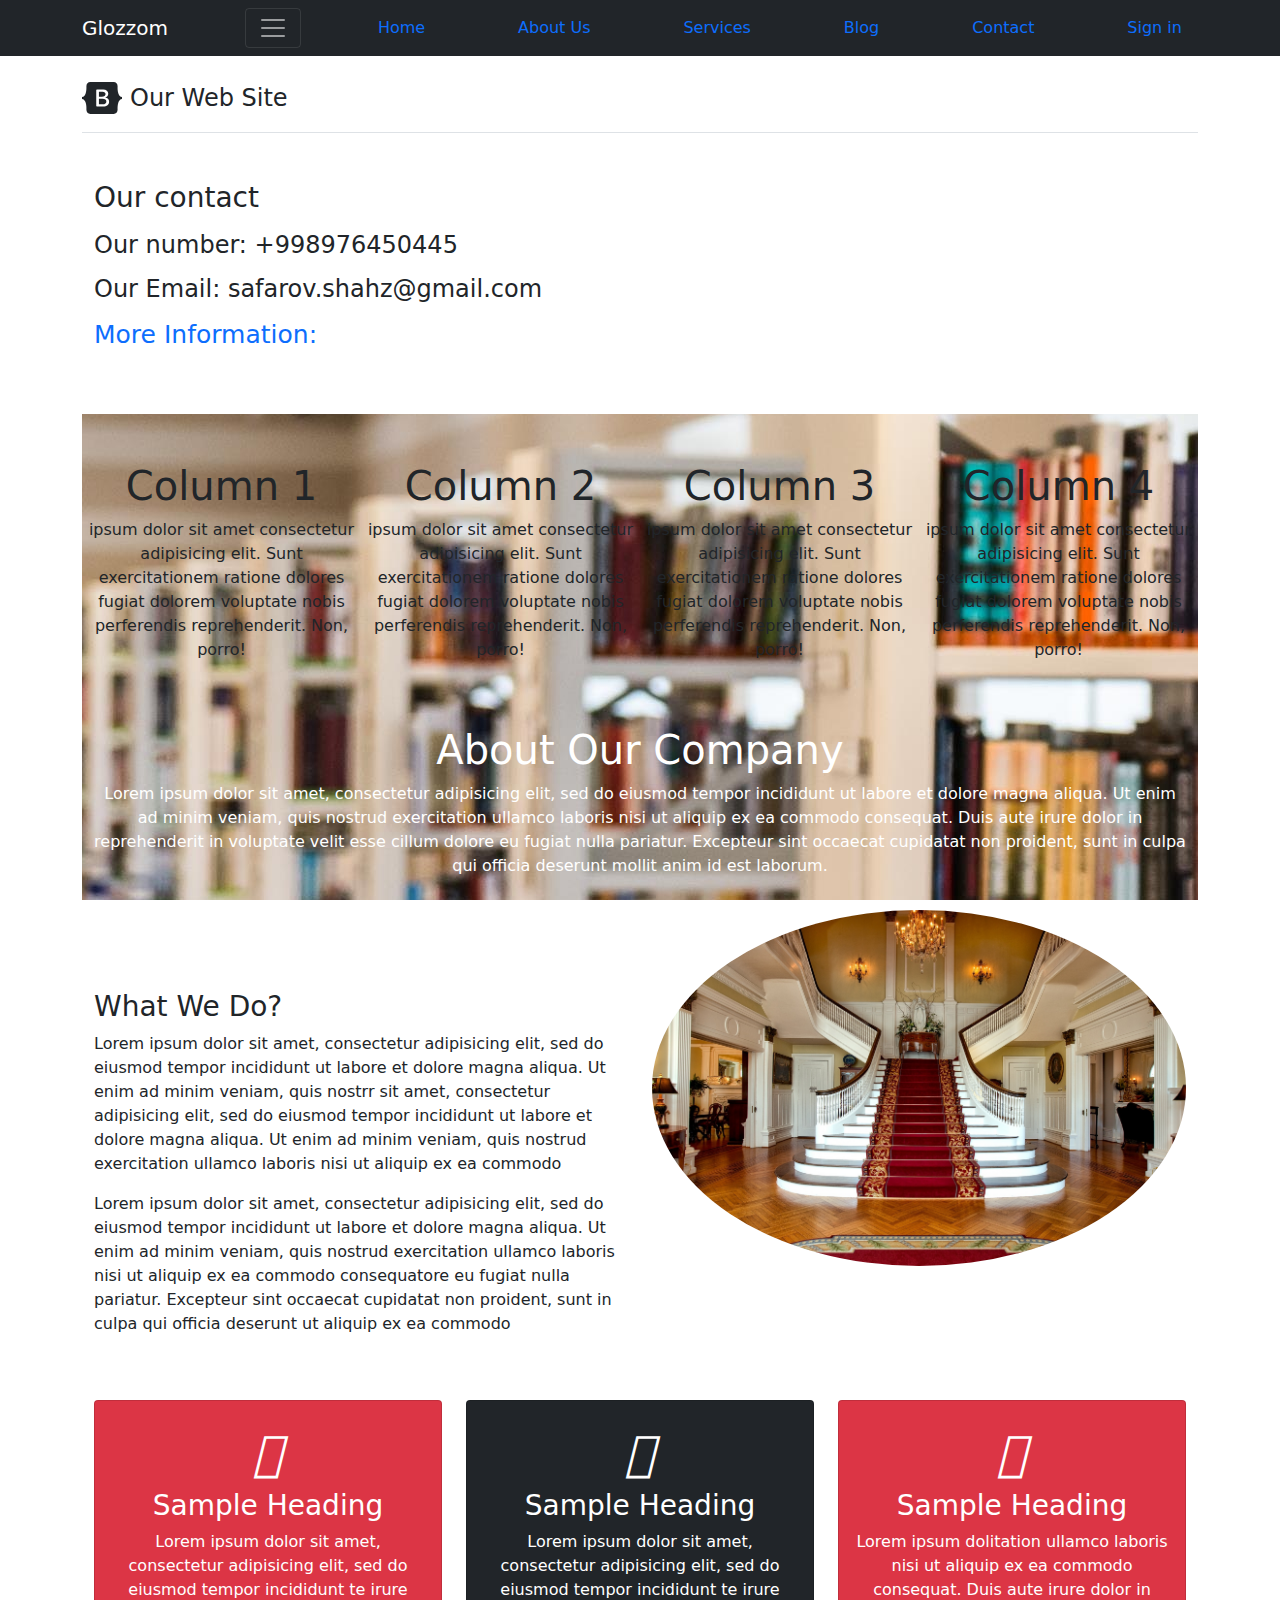
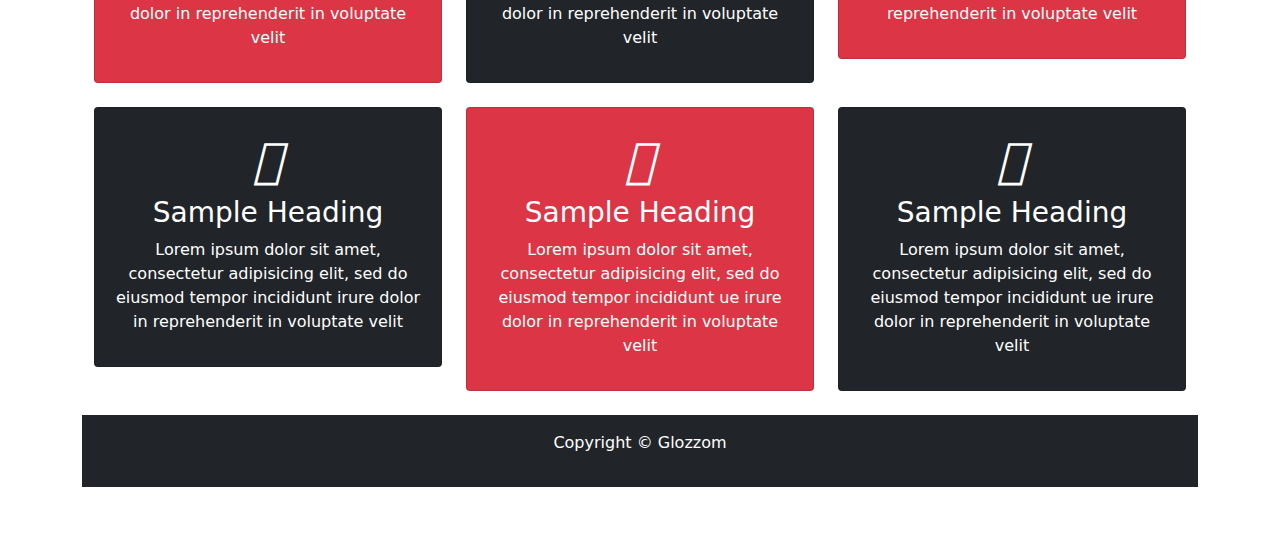
<file: bootstrap/contact.html>
<!DOCTYPE html>
<html lang="en">
<head>
    <meta charset="UTF-8">
    <meta http-equiv="X-UA-Compatible" content="IE=edge">
    <meta name="viewport" content="width=device-width, initial-scale=1.0">
    <title>Document</title>
    <link rel="stylesheet" href="style.css">
    <link rel="stylesheet" href="bootstrap.css">
    <link rel="stylesheet" href="font-awesome.css">
    <link rel="stylesheet" type="text/css" href="d:\KOMPYUTER DASTURLAR\fontawesome-free-5.15.4-web\fontawesome-free-5.15.4-web\css\all.min.css">

    <script src="c:\Users\Shahzod\Downloads\fontawesome-free-5.15.4-web\fontawesome-free-5.15.4-web\js\all.min.js" crossorigin="anonymous"></script>
    
</head>

<body>

<nav class="navbar navbar-dark bg-dark">
    
 <div class="container">
     <a href="index.html" class="navbar-brand">Glozzom</a>
        <button class="navbar-toggler" data-toggle="collapse" data-target="#navbarCollapse">
            <span class="navbar-toggler-icon"></span>
        </button>


<!-- <div class="collapse navbar-collapse" id="navbarCollapse"> -->
    
    <!-- <ul class="navbar-nav ml-auto"> -->
        
        <!-- <li class="nav-item"> -->
            <a href="index.html" class="nav-link">Home</a>
        <!-- </li> -->

        <!-- <li class="nav-item active"> -->
            <a href="about.html" class="nav-link">About Us</a>
        <!-- </li> -->

        <!-- <li class="nav-item"> -->
            <a href="services.html" class="nav-link">Services</a>
        <!-- </li> -->

        <!-- <li class="nav-item"> -->
            <a href="blog.html" class="nav-link">Blog</a>
        <!-- </li> -->

        <!-- <li class="nav-item"> -->
            <a href="contact.html" class="nav-link">Contact</a>
        <!-- </li>     -->

        <a href="SignIn.html" class="nav-link">Sign in</a>

        <!-- </ul> -->
    <!-- </div> -->
 </div>
</nav>

<div class="container py-4">
    <header class="pb-3 mb-4 border-bottom">
      <a href="/" class="d-flex align-items-center text-dark text-decoration-none">
        <svg xmlns="http://www.w3.org/2000/svg" width="40" height="32" class="me-2" viewBox="0 0 118 94" role="img"><title>Bootstrap</title><path fill-rule="evenodd" clip-rule="evenodd" d="M24.509 0c-6.733 0-11.715 5.893-11.492 12.284.214 6.14-.064 14.092-2.066 20.577C8.943 39.365 5.547 43.485 0 44.014v5.972c5.547.529 8.943 4.649 10.951 11.153 2.002 6.485 2.28 14.437 2.066 20.577C12.794 88.106 17.776 94 24.51 94H93.5c6.733 0 11.714-5.893 11.491-12.284-.214-6.14.064-14.092 2.066-20.577 2.009-6.504 5.396-10.624 10.943-11.153v-5.972c-5.547-.529-8.934-4.649-10.943-11.153-2.002-6.484-2.28-14.437-2.066-20.577C105.214 5.894 100.233 0 93.5 0H24.508zM80 57.863C80 66.663 73.436 72 62.543 72H44a2 2 0 01-2-2V24a2 2 0 012-2h18.437c9.083 0 15.044 4.92 15.044 12.474 0 5.302-4.01 10.049-9.119 10.88v.277C75.317 46.394 80 51.21 80 57.863zM60.521 28.34H49.948v14.934h8.905c6.884 0 10.68-2.772 10.68-7.727 0-4.643-3.264-7.207-9.012-7.207zM49.948 49.2v16.458H60.91c7.167 0 10.964-2.876 10.964-8.281 0-5.406-3.903-8.178-11.425-8.178H49.948z" fill="currentColor"></path></svg>
        <span class="fs-4">Our Web Site</span>
      </a>
    </header>

    <br>
<div class="container">
    <h3>Our contact</h3>
        <p><h4>Our number: +998976450445</h4></p>
        <p><h4>Our Email: safarov.shahz@gmail.com</h4></p>
        <p><h4><a href="About.html" class="blogs">More Information:</a></h4></p>
</div>

    <div class="wrapper py-5">
        <div class="column py-5">
            <h1>Column 1</h1>
                <p class="p1"> ipsum dolor sit amet consectetur adipisicing elit.
                Sunt exercitationem ratione dolores fugiat dolorem voluptate 
                nobis perferendis reprehenderit. Non, porro! 
                </p>
        </div>

        <div class="column py-5">
            <h1>Column 2</h1>
            <p class="p2"> ipsum dolor sit amet consectetur adipisicing elit.
                Sunt exercitationem ratione dolores fugiat dolorem voluptate 
                nobis perferendis reprehenderit. Non, porro! 
                </p>
        </div>

        <div class="column py-5">
            <h1>Column 3</h1>
            <p class="p3"> ipsum dolor sit amet consectetur adipisicing elit.
                Sunt exercitationem ratione dolores fugiat dolorem voluptate 
                nobis perferendis reprehenderit. Non, porro! 
                </p>
        </div>

        <div class="column py-5">
            <h1>Column 4</h1>
            <p class="p4"> ipsum dolor sit amet consectetur adipisicing elit.
                Sunt exercitationem ratione dolores fugiat dolorem voluptate 
                nobis perferendis reprehenderit. Non, porro! 
                </p>
        </div>

            <div class="about-banner">

                <div class="container text-center py-5 text-white">
                    <h1>About Our Company</h1>
                    <p>Lorem ipsum dolor sit amet, consectetur adipisicing elit, sed do eiusmod
                    tempor incididunt ut labore et dolore magna aliqua. Ut enim ad minim veniam,
                    quis nostrud exercitation ullamco laboris nisi ut aliquip ex ea commodo
                    consequat. Duis aute irure dolor in reprehenderit in voluptate velit esse
                    cillum dolore eu fugiat nulla pariatur. Excepteur sint occaecat cupidatat non
                    proident, sunt in culpa qui officia deserunt mollit anim id est laborum.</p>
                </div>
           </div>    

        <div class="about-content py-5">
            <div class="container ">
                <div class="row">
                    <div class="col-md-6">
                        <h3> What We Do? </h3>
                        <p>Lorem ipsum dolor sit amet, consectetur adipisicing elit, sed do eiusmod
                        tempor incididunt ut labore et dolore magna aliqua. Ut enim ad minim veniam,
                        quis nostrr sit amet, consectetur adipisicing elit, sed do eiusmod
                        tempor incididunt ut labore et dolore magna aliqua. Ut enim ad minim veniam,
                        quis nostrud exercitation ullamco laboris nisi ut aliquip ex ea commodo
                        </p>

                        <p>Lorem ipsum dolor sit amet, consectetur adipisicing elit, sed do eiusmod
                        tempor incididunt ut labore et dolore magna aliqua. Ut enim ad minim veniam,
                        quis nostrud exercitation ullamco laboris nisi ut aliquip ex ea commodo
                        consequatore eu fugiat nulla pariatur. Excepteur sint occaecat cupidatat non
                        proident, sunt in culpa qui officia deserunt ut aliquip ex ea commodo
                        </p>      
                    </div>
                    <div class="col-md-6">
                           <img src="mexmonxona.jpg" class="img-fluid  rounded-circle about-img">
                    </div>
                </div>
            </div>
        </div>


        <div class="about-icon">
            <div class="container text-center text-white">
                <div class="row">
                    <div class="col-md-4">
                        <div class="card bg-danger p-3">
                            <i class="fas fa-building fa-3x"></i>
                            <h3>Sample Heading</h3>
                            <p>Lorem ipsum dolor sit amet, consectetur adipisicing elit, sed do eiusmod
                            tempor incididunt te irure dolor in reprehenderit in voluptate velit</p>
                        </div>
                    </div>
                    <div class="col-md-4">
                        
                        <div class="card bg-dark p-3">
                            <i class="fas fa-bullhorn fa-3x"></i>
                            <h3>Sample Heading</h3>
                            <p>Lorem ipsum dolor sit amet, consectetur adipisicing elit, sed do eiusmod
                            tempor incididunt te irure dolor in reprehenderit in voluptate velit</p>
                        </div>
                    </div>
                    <div class="col-md-4">
                        
                        <div class="card bg-danger p-3">
                            <i class="fas fa-comments fa-3x"></i>
                            <h3>Sample Heading</h3>
                            <p>Lorem ipsum dolitation ullamco laboris nisi ut aliquip ex ea commodo
                            consequat. Duis aute irure dolor in reprehenderit in voluptate velit</p>
                        </div>
                    </div>
                </div>

                <div class="row mt-4 mb-4">
                    
                    <div class="col-md-4">
                        <div class="card bg-dark p-3">
                            <i class="fas fa-building fa-3x"></i>
                            <h3>Sample Heading</h3>
                            <p>Lorem ipsum dolor sit amet, consectetur adipisicing elit, sed do eiusmod
                            tempor incididunt  irure dolor in reprehenderit in voluptate velit</p>
                        </div>
                    </div>
                    <div class="col-md-4">
                        
                        <div class="card bg-danger p-3">
                            <i class="fas fa-bullhorn fa-3x"></i>
                            <h3>Sample Heading</h3>
                            <p>Lorem ipsum dolor sit amet, consectetur adipisicing elit, sed do eiusmod
                            tempor incididunt ue irure dolor in reprehenderit in voluptate velit</p>
                        </div>
                    </div>
                    <div class="col-md-4">
                        
                        <div class="card bg-dark p-3">
                            <i class="fas fa-comments fa-3x"></i>
                            <h3>Sample Heading</h3>
                            <p>Lorem ipsum dolor sit amet, consectetur adipisicing elit, sed do eiusmod
                            tempor incididunt ue irure dolor in reprehenderit in voluptate velit</p>
                        </div>
                    </div>
                </div>
            </div>
        </div>

            <footer id="main-footer" class="text-center p-3 bg-dark">
                <div class="container">
                    <div class="row">
                        <div class="col text-white">
                            <p>Copyright &copy;
                                <span id="year"></span>Glozzom</p>
                        </div>
                    </div>
                </div>
            </footer>


    </div>
</body>
</html>
</file>
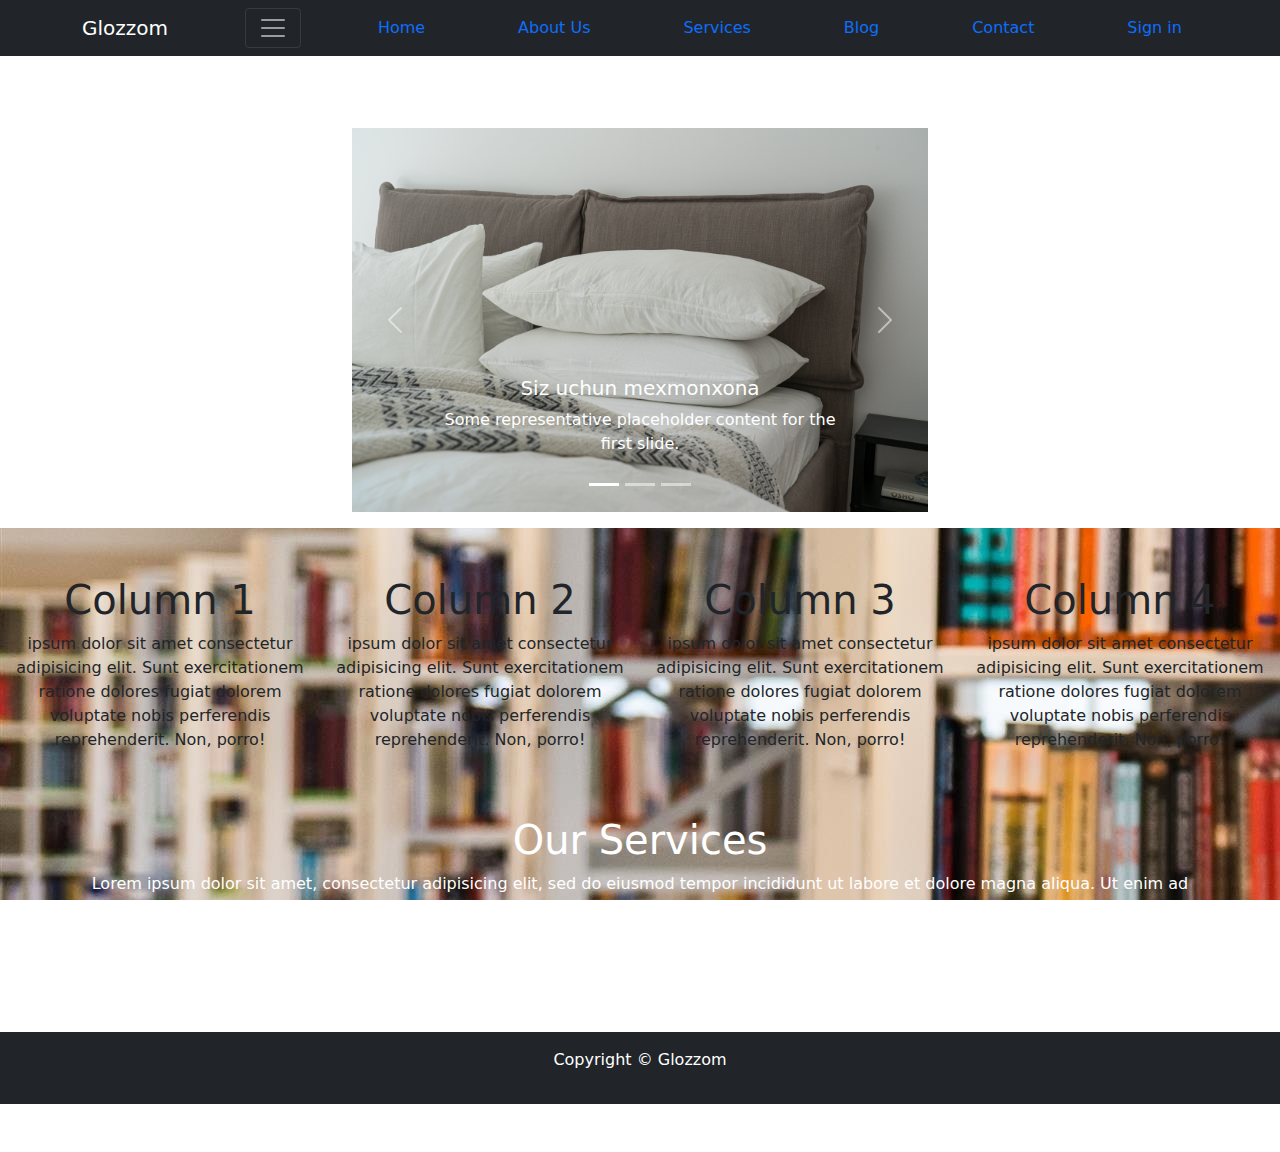
<file: bootstrap/services.html>
<!DOCTYPE html>
<html lang="en">
<head>
    <meta charset="UTF-8">
    <meta http-equiv="X-UA-Compatible" content="IE=edge">
    <meta name="viewport" content="width=device-width, initial-scale=1.0">
    <title>Document</title>
    <link rel="stylesheet" href="style.css">
    <link rel="stylesheet" href="bootstrap.css">
    <link rel="stylesheet" href="font-awesome.css">
    <link rel="stylesheet" type="text/css" href="d:\KOMPYUTER DASTURLAR\fontawesome-free-5.15.4-web\fontawesome-free-5.15.4-web\css\all.min.css">

    <script src="c:\Users\Shahzod\Downloads\fontawesome-free-5.15.4-web\fontawesome-free-5.15.4-web\js\all.min.js" crossorigin="anonymous"></script>
    
<script src="https://cdn.jsdelivr.net/npm/@popperjs/core@2.10.2/dist/umd/popper.min.js" integrity="sha384-7+zCNj/IqJ95wo16oMtfsKbZ9ccEh31eOz1HGyDuCQ6wgnyJNSYdrPa03rtR1zdB" crossorigin="anonymous"></script>
<script src="https://cdn.jsdelivr.net/npm/bootstrap@5.1.3/dist/js/bootstrap.min.js" integrity="sha384-QJHtvGhmr9XOIpI6YVutG+2QOK9T+ZnN4kzFN1RtK3zEFEIsxhlmWl5/YESvpZ13" crossorigin="anonymous"></script>
<script src="https://cdn.jsdelivr.net/npm/bootstrap@5.1.3/dist/js/bootstrap.bundle.min.js" integrity="sha384-ka7Sk0Gln4gmtz2MlQnikT1wXgYsOg+OMhuP+IlRH9sENBO0LRn5q+8nbTov4+1p" crossorigin="anonymous"></script>

</head>

<body>

<nav class="navbar navbar-dark bg-dark">
    
 <div class="container">
     <a href="index.html" class="navbar-brand">Glozzom</a>
        <button class="navbar-toggler" data-toggle="collapse" data-target="#navbarCollapse">
            <span class="navbar-toggler-icon"></span>
        </button>


<!-- <div class="collapse navbar-collapse" id="navbarCollapse"> -->
    
    <!-- <ul class="navbar-nav ml-auto"> -->
        
        <!-- <li class="nav-item"> -->
            <a href="index.html" class="nav-link">Home</a>
        <!-- </li> -->

        <!-- <li class="nav-item active"> -->
            <a href="about.html" class="nav-link">About Us</a>
        <!-- </li> -->

        <!-- <li class="nav-item"> -->
            <a href="services.html" class="nav-link">Services</a>
        <!-- </li> -->

        <!-- <li class="nav-item"> -->
            <a href="blog.html" class="nav-link">Blog</a>
        <!-- </li> -->

        <!-- <li class="nav-item"> -->
            <a href="contact.html" class="nav-link">Contact</a>
        <!-- </li>     -->

        <a href="SignIn.html" class="nav-link">Sign in</a>

        <!-- </ul> -->
    <!-- </div> -->
 </div>
</nav>

    <!-- <div class="header"></div> -->
    <br>

     <div class="container py-5" style="width:600px; height:400px;">

<div id="carouselExampleCaptions" class="carousel slide" data-bs-ride="carousel">
  <div class="carousel-indicators">
    <button type="button" data-bs-target="#carouselExampleCaptions" data-bs-slide-to="0" class="active" aria-current="true" aria-label="Slide 1"></button>
    <button type="button" data-bs-target="#carouselExampleCaptions" data-bs-slide-to="1" aria-label="Slide 2"></button>
    <button type="button" data-bs-target="#carouselExampleCaptions" data-bs-slide-to="2" aria-label="Slide 3"></button>
  </div>
  <div class="carousel-inner">
    <div class="carousel-item active">
      <img src="kvartira.jpg" class="d-block w-100 img-fluid" alt="">
      <div class="carousel-caption d-none d-md-block">
        <h5>Siz uchun mexmonxona</h5>
        <p>Some representative placeholder content for the first slide.</p>
      </div>
    </div>
    <div class="carousel-item" style="width:600px; height:385px;">
      <img src="kvartiram.jpg" class="d-block w-100 img-fluid" alt="...">
      <div class="carousel-caption d-none d-md-block">
        <h5>Mexmonxona sirtidan ko'rinishi</h5>
        <p>Some representative placeholder content for the second slide.</p>
      </div>
    </div>
    <div class="carousel-item">
      <img src="kvartirang.jpg" class="d-block w-100 img-fluid" alt="...">
      <div class="carousel-caption d-none d-md-block">
        <h5>Yakka tartibda yashash uchun alohida uy</h5>
        <p>Some representative placeholder content for the third slide.</p>
      </div>
    </div>
  </div>
  <button class="carousel-control-prev" type="button" data-bs-target="#carouselExampleCaptions" data-bs-slide="prev">
    <span class="carousel-control-prev-icon" aria-hidden="true"></span>
    <span class="visually-hidden">Previous</span>
  </button>
  <button class="carousel-control-next" type="button" data-bs-target="#carouselExampleCaptions" data-bs-slide="next">
    <span class="carousel-control-next-icon" aria-hidden="true"></span>
    <span class="visually-hidden">Next</span>
  </button>


</div>
</div>



    <div class="wrapper py-5">
        <div class="column py-5">
            <h1>Column 1</h1>
                <p class="p1"> ipsum dolor sit amet consectetur adipisicing elit.
                Sunt exercitationem ratione dolores fugiat dolorem voluptate 
                nobis perferendis reprehenderit. Non, porro! 
                </p>
        </div>

        <div class="column py-5">
            <h1>Column 2</h1>
            <p class="p2"> ipsum dolor sit amet consectetur adipisicing elit.
                Sunt exercitationem ratione dolores fugiat dolorem voluptate 
                nobis perferendis reprehenderit. Non, porro! 
                </p>
        </div>

        <div class="column py-5">
            <h1>Column 3</h1>
            <p class="p3"> ipsum dolor sit amet consectetur adipisicing elit.
                Sunt exercitationem ratione dolores fugiat dolorem voluptate 
                nobis perferendis reprehenderit. Non, porro! 
                </p>
        </div>

        <div class="column py-5">
            <h1>Column 4</h1>
            <p class="p4"> ipsum dolor sit amet consectetur adipisicing elit.
                Sunt exercitationem ratione dolores fugiat dolorem voluptate 
                nobis perferendis reprehenderit. Non, porro! 
                </p>
        </div>

            <div class="about-banner">

                <div class="container text-center py-5 text-white">
                    <h1> Our Services</h1>
                    <p>Lorem ipsum dolor sit amet, consectetur adipisicing elit, sed do eiusmod
                    tempor incididunt ut labore et dolore magna aliqua. Ut enim ad minim veniam,
                    quis nostrud exercitation ullamco laboris nisi ut aliquip ex ea commodo
                    consequat. Duis aute irure dolor in reprehenderit in voluptate velit esse
                    cillum dolore eu fugiat nulla pariatur. Excepteur sint occaecat cupidatat non
                    proident, sunt in culpa qui officia deserunt mollit anim id est laborum.</p>
                </div>
           </div>    

        <!-- <div class="about-content py-5">
            <div class="container ">
                <div class="row">
                    <div class="col-md-6">
                        <h3> What We Do? </h3>
                        <p>Lorem ipsum dolor sit amet, consectetur adipisicing elit, sed do eiusmod
                        tempor incididunt ut labore et dolore magna aliqua. Ut enim ad minim veniam,
                        quis nostrr sit amet, consectetur adipisicing elit, sed do eiusmod
                        tempor incididunt ut labore et dolore magna aliqua. Ut enim ad minim veniam,
                        quis nostrud exercitation ullamco laboris nisi ut aliquip ex ea commodo
                        </p>

                        <p>Lorem ipsum dolor sit amet, consectetur adipisicing elit, sed do eiusmod
                        tempor incididunt ut labore et dolore magna aliqua. Ut enim ad minim veniam,
                        quis nostrud exercitation ullamco laboris nisi ut aliquip ex ea commodo
                        consequatore eu fugiat nulla pariatur. Excepteur sint occaecat cupidatat non
                        proident, sunt in culpa qui officia deserunt ut aliquip ex ea commodo
                        </p>      
                    </div>
                    <div class="col-md-6">
                           <img src="mexmonxona.jpg" class="img-fluid  rounded-circle about-img">
                    </div>
                </div>
            </div>
        </div>
 -->


            <footer id="main-footer" class="text-center p-3 bg-dark">
                <div class="container">
                    <div class="row">
                        <div class="col text-white">
                            <p>Copyright &copy;
                                <span id="year"></span>Glozzom</p>
                        </div>
                    </div>
                </div>
            </footer>


    </div>
</body>
</html>
</file>
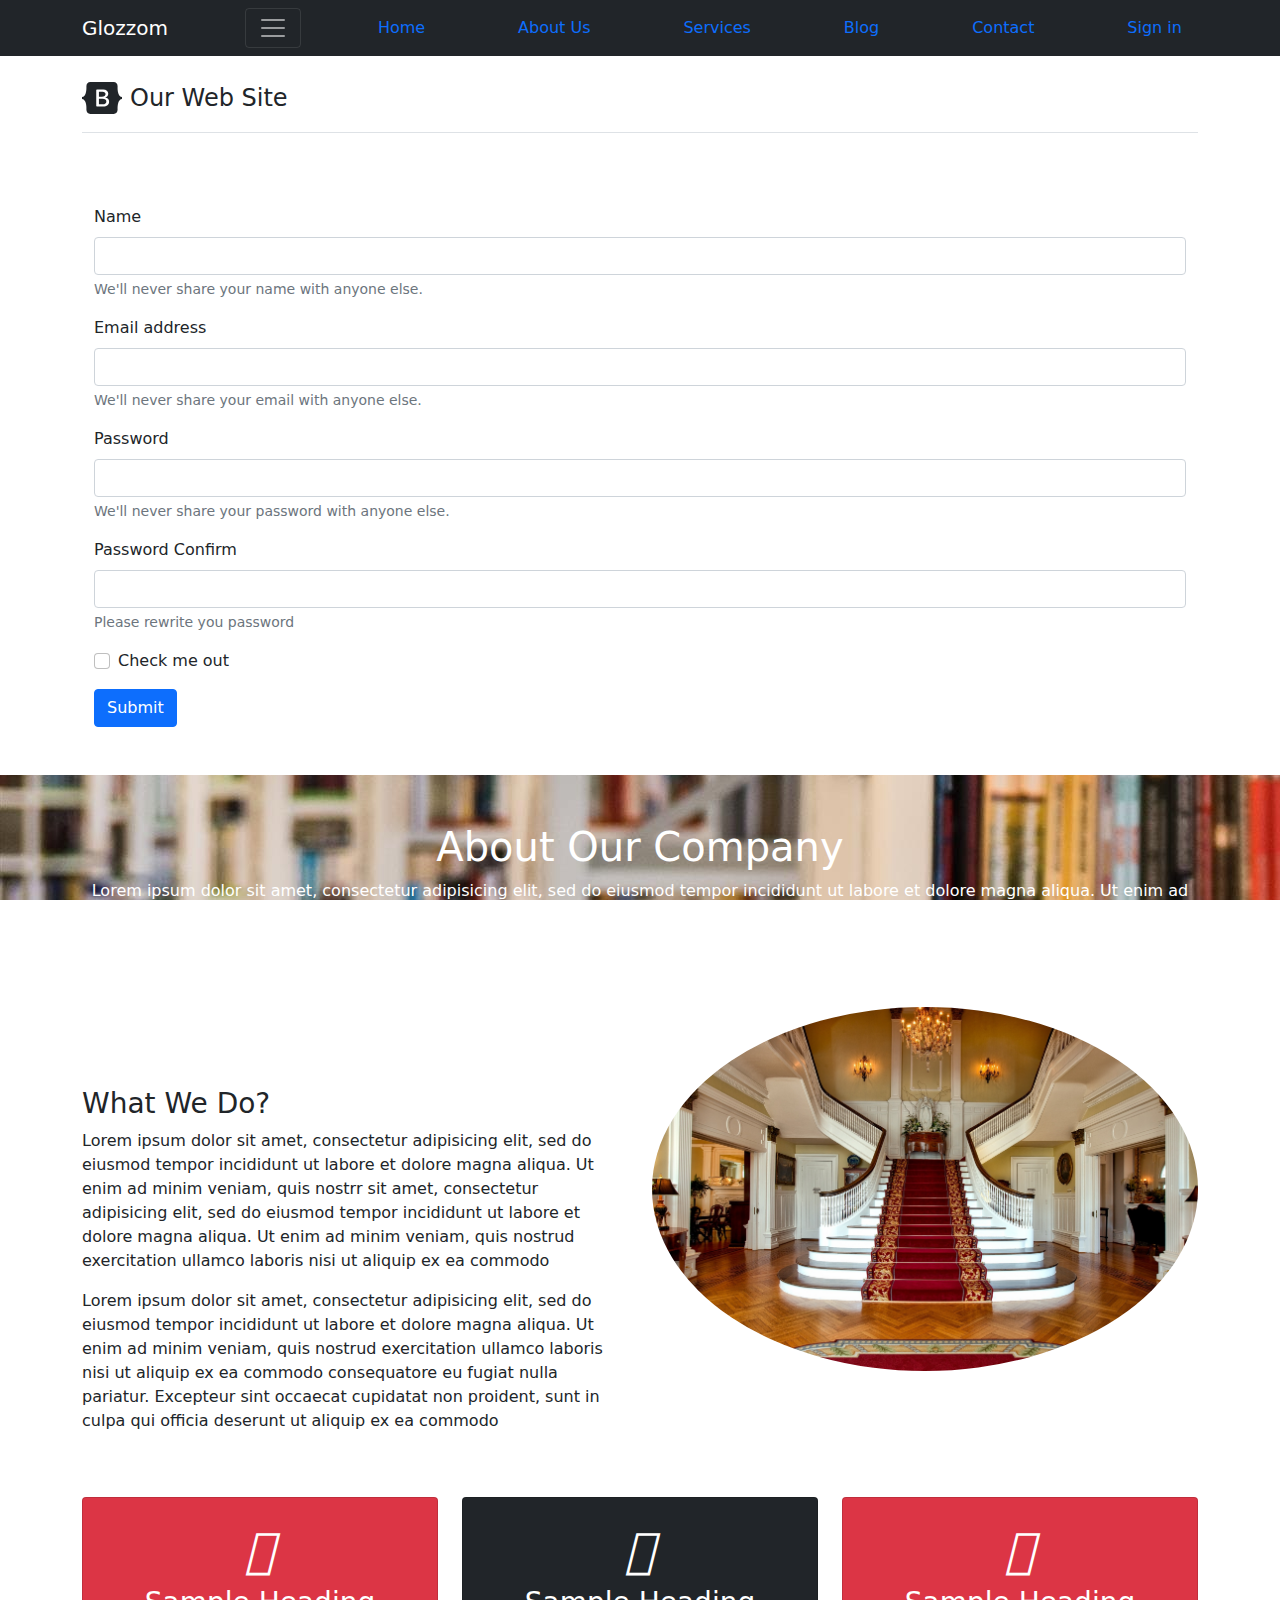
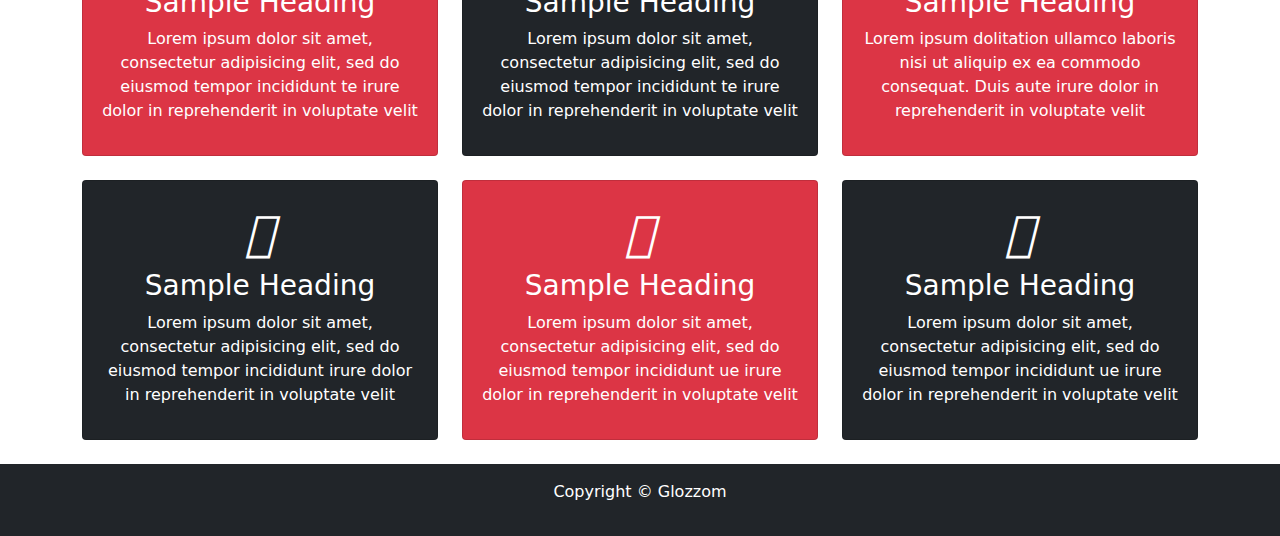
<file: bootstrap/SignIn.html>
<!DOCTYPE html>
<html lang="en">
<head>
    <meta charset="UTF-8">
    <meta http-equiv="X-UA-Compatible" content="IE=edge">
    <meta name="viewport" content="width=device-width, initial-scale=1.0">
    <title>Document</title>
    <link rel="stylesheet" href="style.css">
    <link rel="stylesheet" href="bootstrap.css">
    <link rel="stylesheet" href="font-awesome.css">
    <link rel="stylesheet" type="text/css" href="d:\KOMPYUTER DASTURLAR\fontawesome-free-5.15.4-web\fontawesome-free-5.15.4-web\css\all.min.css">

    <script src="c:\Users\Shahzod\Downloads\fontawesome-free-5.15.4-web\fontawesome-free-5.15.4-web\js\all.min.js" crossorigin="anonymous"></script>
    
</head>

<body>

<nav class="navbar navbar-dark bg-dark">
    
 <div class="container">
     <a href="index.html" class="navbar-brand">Glozzom</a>
        <button class="navbar-toggler" data-toggle="collapse" data-target="#navbarCollapse">
            <span class="navbar-toggler-icon"></span>
        </button>


<!-- <div class="collapse navbar-collapse" id="navbarCollapse"> -->
    
    <!-- <ul class="navbar-nav ml-auto"> -->
        
        <!-- <li class="nav-item"> -->
            <a href="index.html" class="nav-link">Home</a>
        <!-- </li> -->

        <!-- <li class="nav-item active"> -->
            <a href="about.html" class="nav-link">About Us</a>
        <!-- </li> -->

        <!-- <li class="nav-item"> -->
            <a href="services.html" class="nav-link">Services</a>
        <!-- </li> -->

        <!-- <li class="nav-item"> -->
            <a href="blog.html" class="nav-link">Blog</a>
        <!-- </li> -->

        <!-- <li class="nav-item"> -->
            <a href="contact.html" class="nav-link">Contact</a>
        <!-- </li>     -->

        <a href="SignIn.html" class="nav-link">Sign in</a>

        <!-- </ul> -->
    <!-- </div> -->
 </div>
</nav>

<div class="container py-4">
    <header class="pb-3 mb-4 border-bottom">
      <a href="/" class="d-flex align-items-center text-dark text-decoration-none">
        <svg xmlns="http://www.w3.org/2000/svg" width="40" height="32" class="me-2" viewBox="0 0 118 94" role="img"><title>Bootstrap</title><path fill-rule="evenodd" clip-rule="evenodd" d="M24.509 0c-6.733 0-11.715 5.893-11.492 12.284.214 6.14-.064 14.092-2.066 20.577C8.943 39.365 5.547 43.485 0 44.014v5.972c5.547.529 8.943 4.649 10.951 11.153 2.002 6.485 2.28 14.437 2.066 20.577C12.794 88.106 17.776 94 24.51 94H93.5c6.733 0 11.714-5.893 11.491-12.284-.214-6.14.064-14.092 2.066-20.577 2.009-6.504 5.396-10.624 10.943-11.153v-5.972c-5.547-.529-8.934-4.649-10.943-11.153-2.002-6.484-2.28-14.437-2.066-20.577C105.214 5.894 100.233 0 93.5 0H24.508zM80 57.863C80 66.663 73.436 72 62.543 72H44a2 2 0 01-2-2V24a2 2 0 012-2h18.437c9.083 0 15.044 4.92 15.044 12.474 0 5.302-4.01 10.049-9.119 10.88v.277C75.317 46.394 80 51.21 80 57.863zM60.521 28.34H49.948v14.934h8.905c6.884 0 10.68-2.772 10.68-7.727 0-4.643-3.264-7.207-9.012-7.207zM49.948 49.2v16.458H60.91c7.167 0 10.964-2.876 10.964-8.281 0-5.406-3.903-8.178-11.425-8.178H49.948z" fill="currentColor"></path></svg>
        <span class="fs-4">Our Web Site</span>
      </a>
    </header>

    <br>

</div>
</div>
<div class="container">
<form>
  <div class="container">
    <div class="mb-3">
      <label for="name" class="form-label">Name</label>
      <input type="text" class="form-control" id="name" aria-describedby="name">
      <div id="name" class="form-text">We'll never share your name with anyone else.</div>
    </div>
    <div class="mb-3">
      <label for="exampleInputEmail1" class="form-label">Email address</label>
      <input type="email" class="form-control" id="exampleInputEmail1" aria-describedby="emailHelp">
      <div id="emailHelp" class="form-text">We'll never share your email with anyone else.</div>
    </div>
    <div class="mb-3">
      <label for="exampleInputPassword1" class="form-label">Password</label>
      <input type="password" class="form-control" id="exampleInputPassword1">
      <div id="emailHelp" class="form-text">We'll never share your password with anyone else.</div>
    </div>
    <div class="mb-3">
      <label for="exampleInputPassword1" class="form-label">Password Confirm</label>
      <input type="password" class="form-control" id="exampleInputPasswordConfirm">
      <div id="emailHelp" class="form-text">Please rewrite you password</div>
    </div>
    <div class="mb-3 form-check">
      <input type="checkbox" class="form-check-input" id="exampleCheck1">
      <label class="form-check-label" for="exampleCheck1">Check me out</label>
    </div>
    <button type="submit" class="btn btn-primary">Submit</button>
  </div>
</form>
</div>
<br><br>
            <div class="about-banner">

                <div class="container text-center py-5 text-white">
                    <h1>About Our Company</h1>
                    <p>Lorem ipsum dolor sit amet, consectetur adipisicing elit, sed do eiusmod
                    tempor incididunt ut labore et dolore magna aliqua. Ut enim ad minim veniam,
                    quis nostrud exercitation ullamco laboris nisi ut aliquip ex ea commodo
                    consequat. Duis aute irure dolor in reprehenderit in voluptate velit esse
                    cillum dolore eu fugiat nulla pariatur. Excepteur sint occaecat cupidatat non
                    proident, sunt in culpa qui officia deserunt mollit anim id est laborum.</p>
                </div>
           </div>    

        <div class="about-content py-5">
            <div class="container ">
                <div class="row">
                    <div class="col-md-6">
                        <h3> What We Do? </h3>
                        <p>Lorem ipsum dolor sit amet, consectetur adipisicing elit, sed do eiusmod
                        tempor incididunt ut labore et dolore magna aliqua. Ut enim ad minim veniam,
                        quis nostrr sit amet, consectetur adipisicing elit, sed do eiusmod
                        tempor incididunt ut labore et dolore magna aliqua. Ut enim ad minim veniam,
                        quis nostrud exercitation ullamco laboris nisi ut aliquip ex ea commodo
                        </p>

                        <p>Lorem ipsum dolor sit amet, consectetur adipisicing elit, sed do eiusmod
                        tempor incididunt ut labore et dolore magna aliqua. Ut enim ad minim veniam,
                        quis nostrud exercitation ullamco laboris nisi ut aliquip ex ea commodo
                        consequatore eu fugiat nulla pariatur. Excepteur sint occaecat cupidatat non
                        proident, sunt in culpa qui officia deserunt ut aliquip ex ea commodo
                        </p>      
                    </div>
                    <div class="col-md-6">
                           <img src="mexmonxona.jpg" class="img-fluid  rounded-circle about-img">
                    </div>
                </div>
            </div>
        </div>


        <div class="about-icon">
            <div class="container text-center text-white">
                <div class="row">
                    <div class="col-md-4">
                        <div class="card bg-danger p-3">
                            <i class="fas fa-building fa-3x"></i>
                            <h3>Sample Heading</h3>
                            <p>Lorem ipsum dolor sit amet, consectetur adipisicing elit, sed do eiusmod
                            tempor incididunt te irure dolor in reprehenderit in voluptate velit</p>
                        </div>
                    </div>
                    <div class="col-md-4">
                        
                        <div class="card bg-dark p-3">
                            <i class="fas fa-bullhorn fa-3x"></i>
                            <h3>Sample Heading</h3>
                            <p>Lorem ipsum dolor sit amet, consectetur adipisicing elit, sed do eiusmod
                            tempor incididunt te irure dolor in reprehenderit in voluptate velit</p>
                        </div>
                    </div>
                    <div class="col-md-4">
                        
                        <div class="card bg-danger p-3">
                            <i class="fas fa-comments fa-3x"></i>
                            <h3>Sample Heading</h3>
                            <p>Lorem ipsum dolitation ullamco laboris nisi ut aliquip ex ea commodo
                            consequat. Duis aute irure dolor in reprehenderit in voluptate velit</p>
                        </div>
                    </div>
                </div>

                <div class="row mt-4 mb-4">
                    
                    <div class="col-md-4">
                        <div class="card bg-dark p-3">
                            <i class="fas fa-building fa-3x"></i>
                            <h3>Sample Heading</h3>
                            <p>Lorem ipsum dolor sit amet, consectetur adipisicing elit, sed do eiusmod
                            tempor incididunt  irure dolor in reprehenderit in voluptate velit</p>
                        </div>
                    </div>
                    <div class="col-md-4">
                        
                        <div class="card bg-danger p-3">
                            <i class="fas fa-bullhorn fa-3x"></i>
                            <h3>Sample Heading</h3>
                            <p>Lorem ipsum dolor sit amet, consectetur adipisicing elit, sed do eiusmod
                            tempor incididunt ue irure dolor in reprehenderit in voluptate velit</p>
                        </div>
                    </div>
                    <div class="col-md-4">
                        
                        <div class="card bg-dark p-3">
                            <i class="fas fa-comments fa-3x"></i>
                            <h3>Sample Heading</h3>
                            <p>Lorem ipsum dolor sit amet, consectetur adipisicing elit, sed do eiusmod
                            tempor incididunt ue irure dolor in reprehenderit in voluptate velit</p>
                        </div>
                    </div>
                </div>
            </div>
        </div>

            <footer id="main-footer" class="text-center p-3 bg-dark">
                <div class="container">
                    <div class="row">
                        <div class="col text-white">
                            <p>Copyright &copy;
                                <span id="year"></span>Glozzom</p>
                        </div>
                    </div>
                </div>
            </footer>


    </div>
</body>
</html>
</file>
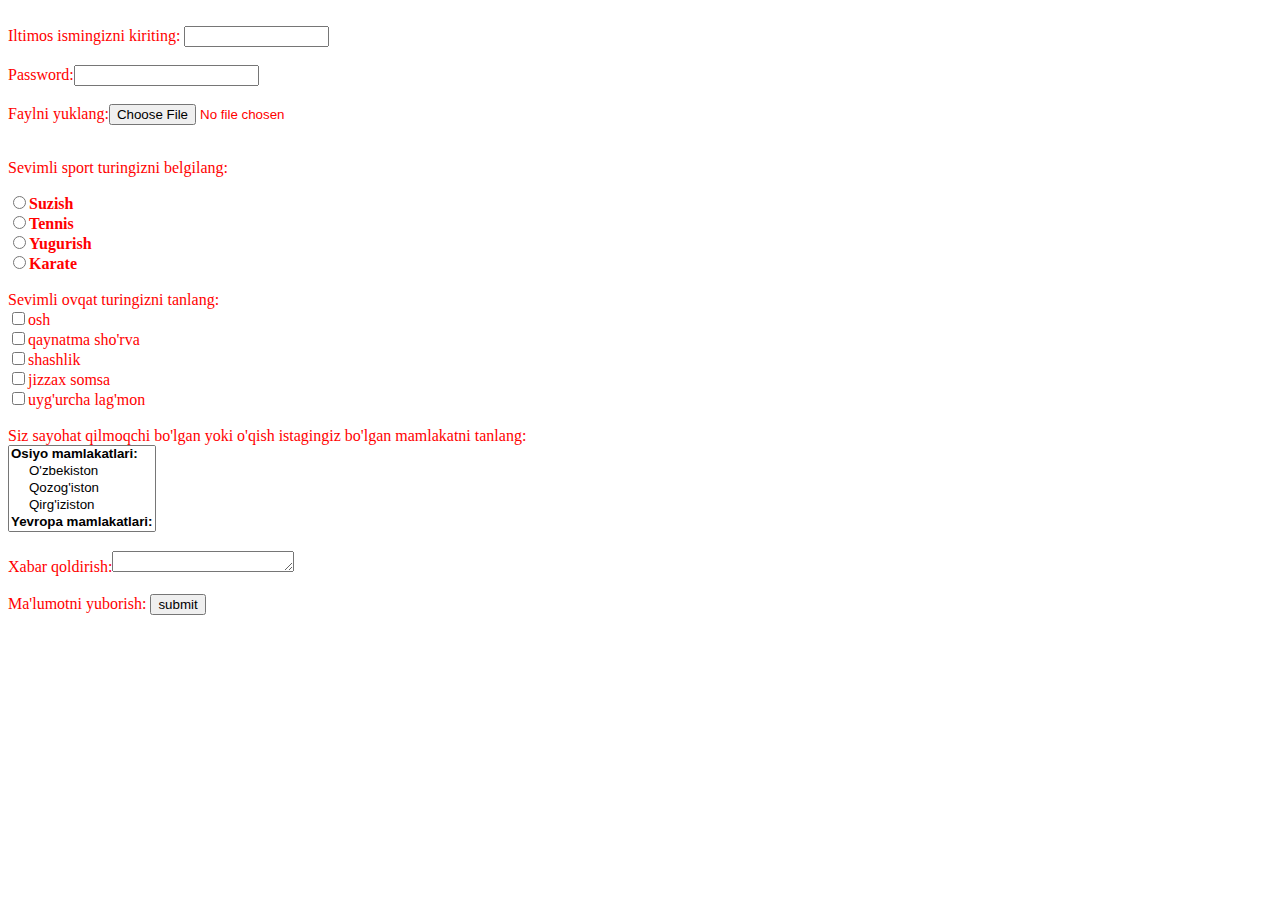
<file: Formalar/htmlda formalar.html>
<!Doctype html>
<html>
    <head>
        <title>FORMALAR</title>
    </head>
    <body text="red" face="algerian" style="background-image: url(.);">
    
        <form action="">
            

            <br>Iltimos ismingizni kiriting: <input size="15" title="bu yerga ismingizni yozing" maxlength="15" type="text" name="ism ">
         <br>
            <br>Password:<input title="bu yerga passwordingizni kiriting" maxlength="10" type="password" name="pass">
            <br>
            <br>Faylni yuklang:<input title="bu yerga fayl joylashingiz mumkin" type="file" name="fayl">
 
             <br>
            <br> <p> Sevimli sport turingizni belgilang:</p>
            <b><input type="radio" name="sport" value="suzish">Suzish</b> 
            <br> <strong><input type="radio" name="sport" value="tennis">Tennis</strong>
            <br> <strong><input type="radio" name="sport" value="yugurish">Yugurish</strong>
            <br> <strong><input type="radio" name="sport" value="karate">Karate</strong>
            
            <br>
            <br> Sevimli ovqat turingizni tanlang:
            
              <br> <input type="checkbox" name="ovqat" value="osh">osh
              <br> <input type="checkbox" name="ovqat" value="qaynatma sho'rva">qaynatma sho'rva
              <br> <input type="checkbox" name="ovqat" value="shashlik">shashlik
              <br> <input type="checkbox" name="ovqat" value="Jizzax somsa">jizzax somsa
              <br> <input type="checkbox" name="ovqat" value="Uyg'urcha lag'mon">uyg'urcha lag'mon
            <br>
            <br> Siz sayohat qilmoqchi bo'lgan yoki o'qish istagingiz bo'lgan mamlakatni tanlang:
            <br><select name="mamlakat" size="5">

                <optgroup label="Osiyo mamlakatlari:">
                <option>O'zbekiston</option>
                <option>Qozog'iston</option>            
                <option>Qirg'iziston</option>
            </optgroup>

                <optgroup label="Yevropa mamlakatlari:">
              
                    <option>Aqsh</option>
                    <option>Buyuk Britaniya</option>
                    <option>Germaniya</option>               <option>Rossiya</option>
                    <option>Italiya</option>
                    <option>boshqa mamlakat</option>
              </optgroup>                    
            </select>  
            
            <br>
            <br>
            Xabar qoldirish:<textarea  maxlength="15"name="matn" rows="1" cols="20"></textarea>
    
    <br>
             <br>Ma'lumotni yuborish: <input type="submit" name="submit" value="submit">
    
    
        </form>
    </body>
</html>
</file>
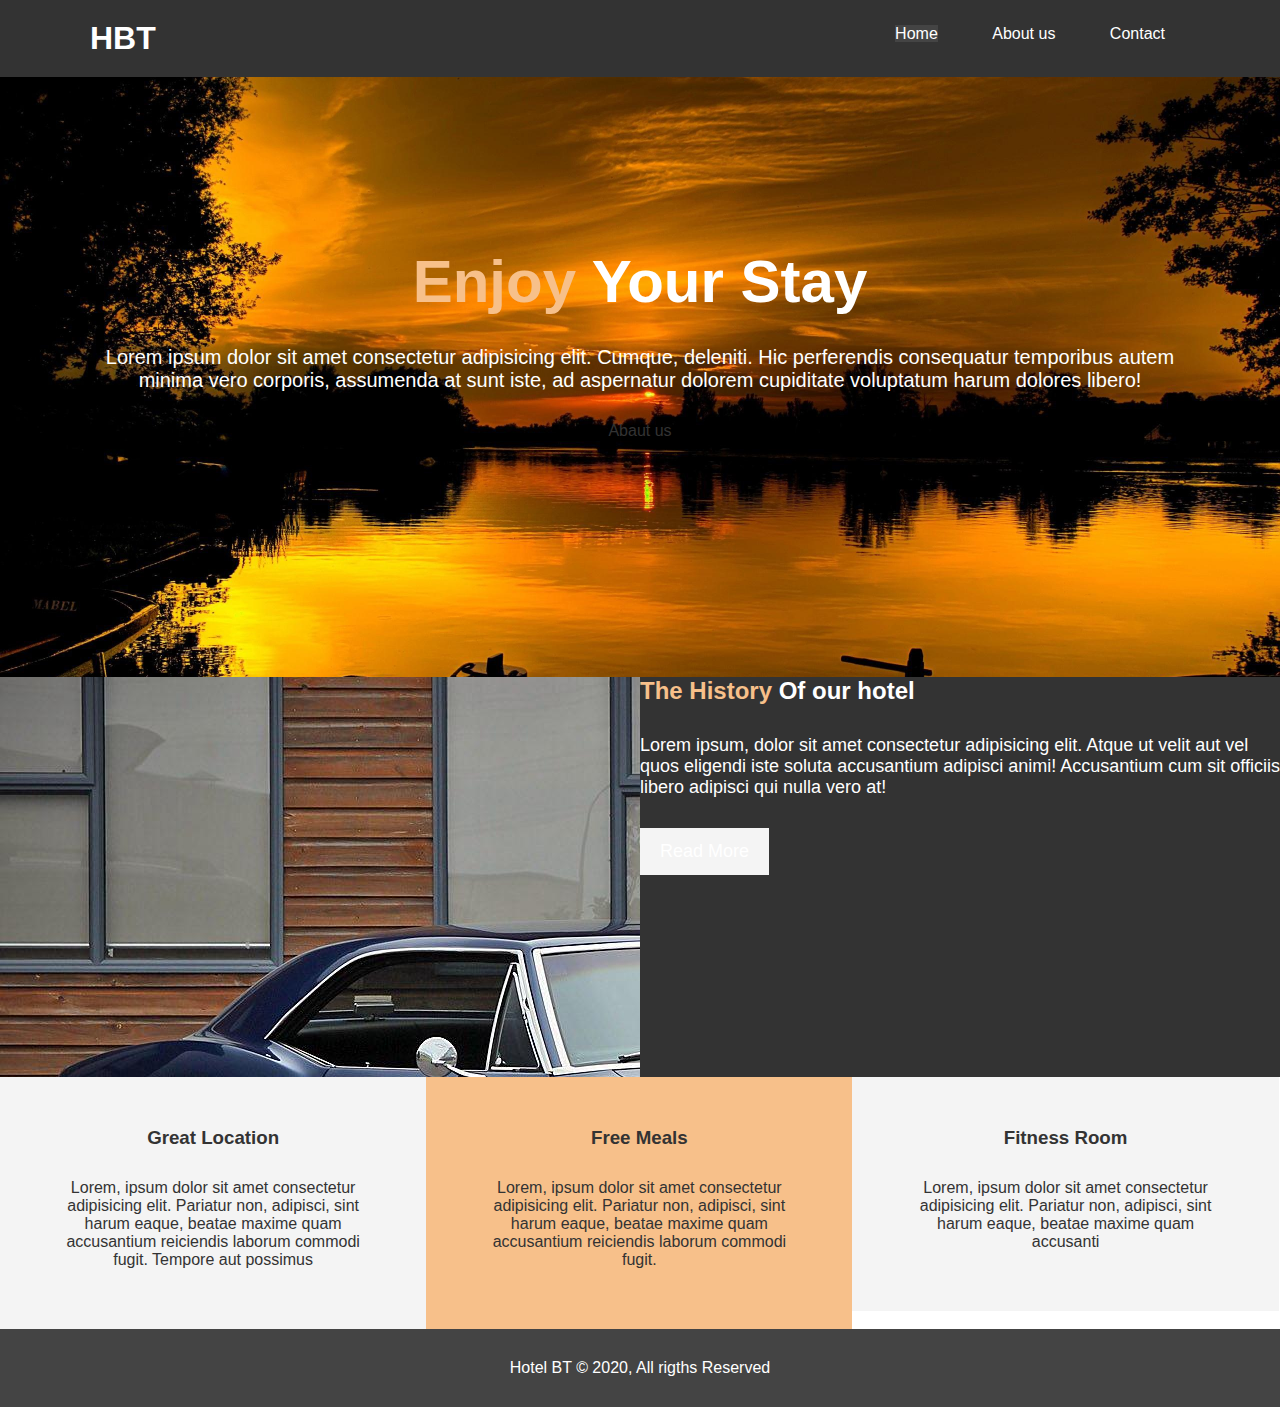
<file: mehmonxona1/index mehmonxona.html>
<!DOCTYPE html>
<html>
    <head>
        <title>HBT - Hotel WEbsite3e</title>
        <link rel="stylesheet" href="https://use.fontawesome.com/releases/v5.6.1/css/all.css" 
        integrity="sha384-gfdkjb5BdAXd+lj+gudLWI+BXq4IuLW5IT+brZEZsLFm++aCMlF1V92rMkPaX4PP"
        crossorigin="anonymous"> 
        <link rel="stylesheet" href="index mehmonxona.css">
   </head>
<body>
    <header>
        <nav id="navbar">
            <div class="container">
                <h1 class="logo"><a href="#">HBT</a></h1>
                <ul>
                    <li><a href="#" class="current">Home</a></li>
                    <li><a href="about.html">About us</a></li>
                    <li><a href="contact.html">Contact</a></li>
                </ul>
            </div>
        </nav>
        <div id="showcase">
            <div class="container">
                <div class="showcase-content">
                <h1><span class="text-primary">Enjoy</span> Your Stay</h1>
                <p>Lorem ipsum dolor sit amet consectetur adipisicing elit. 
                    Cumque, deleniti. Hic perferendis consequatur temporibus autem minima vero corporis,
                     assumenda at sunt iste, ad aspernatur dolorem cupiditate voluptatum harum dolores libero!
                </p>
                <a href="about.html">Abaut us</a>
                </div>
            </div>
        </div>
    </header>
       <section id="home-info" class="bg-dark">
           <div class="info-img"></div>
           <div class="info-content">
               <h2><span class="text-primary">The  History</span> Of our hotel</h2>
                 <p>
                     Lorem ipsum, dolor sit amet consectetur adipisicing elit. 
                     Atque ut velit aut vel quos eligendi iste soluta accusantium adipisci animi! Accusantium cum sit officiis 
                     libero adipisci qui nulla vero at!
                 </p>
                 <a href="about.html" class=" btn btn-light">Read More</a>
           </div>
       </section>

       <section id="features">
           <div class="box bg-light">
               <i class="fas fa-hotel fa-3x"></i>
               <h3>Great Location</h3>
               <p>Lorem, ipsum dolor sit amet consectetur adipisicing elit. Pariatur non, adipisci, sint harum eaque, beatae maxime quam accusantium reiciendis laborum commodi fugit.
                 Tempore aut possimus </p>

                </div>

                <div class="box bg-primary">
                    <i class="fas fa-utensils fa-3x"></i>
                    <h3>Free Meals</h3>
                    <p>Lorem, ipsum dolor sit amet consectetur adipisicing elit. Pariatur non, adipisci, sint harum eaque, beatae maxime quam accusantium reiciendis laborum commodi fugit.
                </p>
                     </div>

                     <div class="box bg-light">
                        <i class="fas fa-dumbell fa-3x"></i>
                        <h3>Fitness Room</h3>
                        <p>Lorem, ipsum dolor sit amet consectetur adipisicing elit. Pariatur non, adipisci, sint harum eaque, beatae maxime quam accusanti</p>
                          
                         </div>
       </section>
       <div class="clr" ></div>
       <footer id="main-footer">
           <p>Hotel BT &copy; 2020, All rigths  Reserved </p>
       </footer>
</body>

</html>
</file>
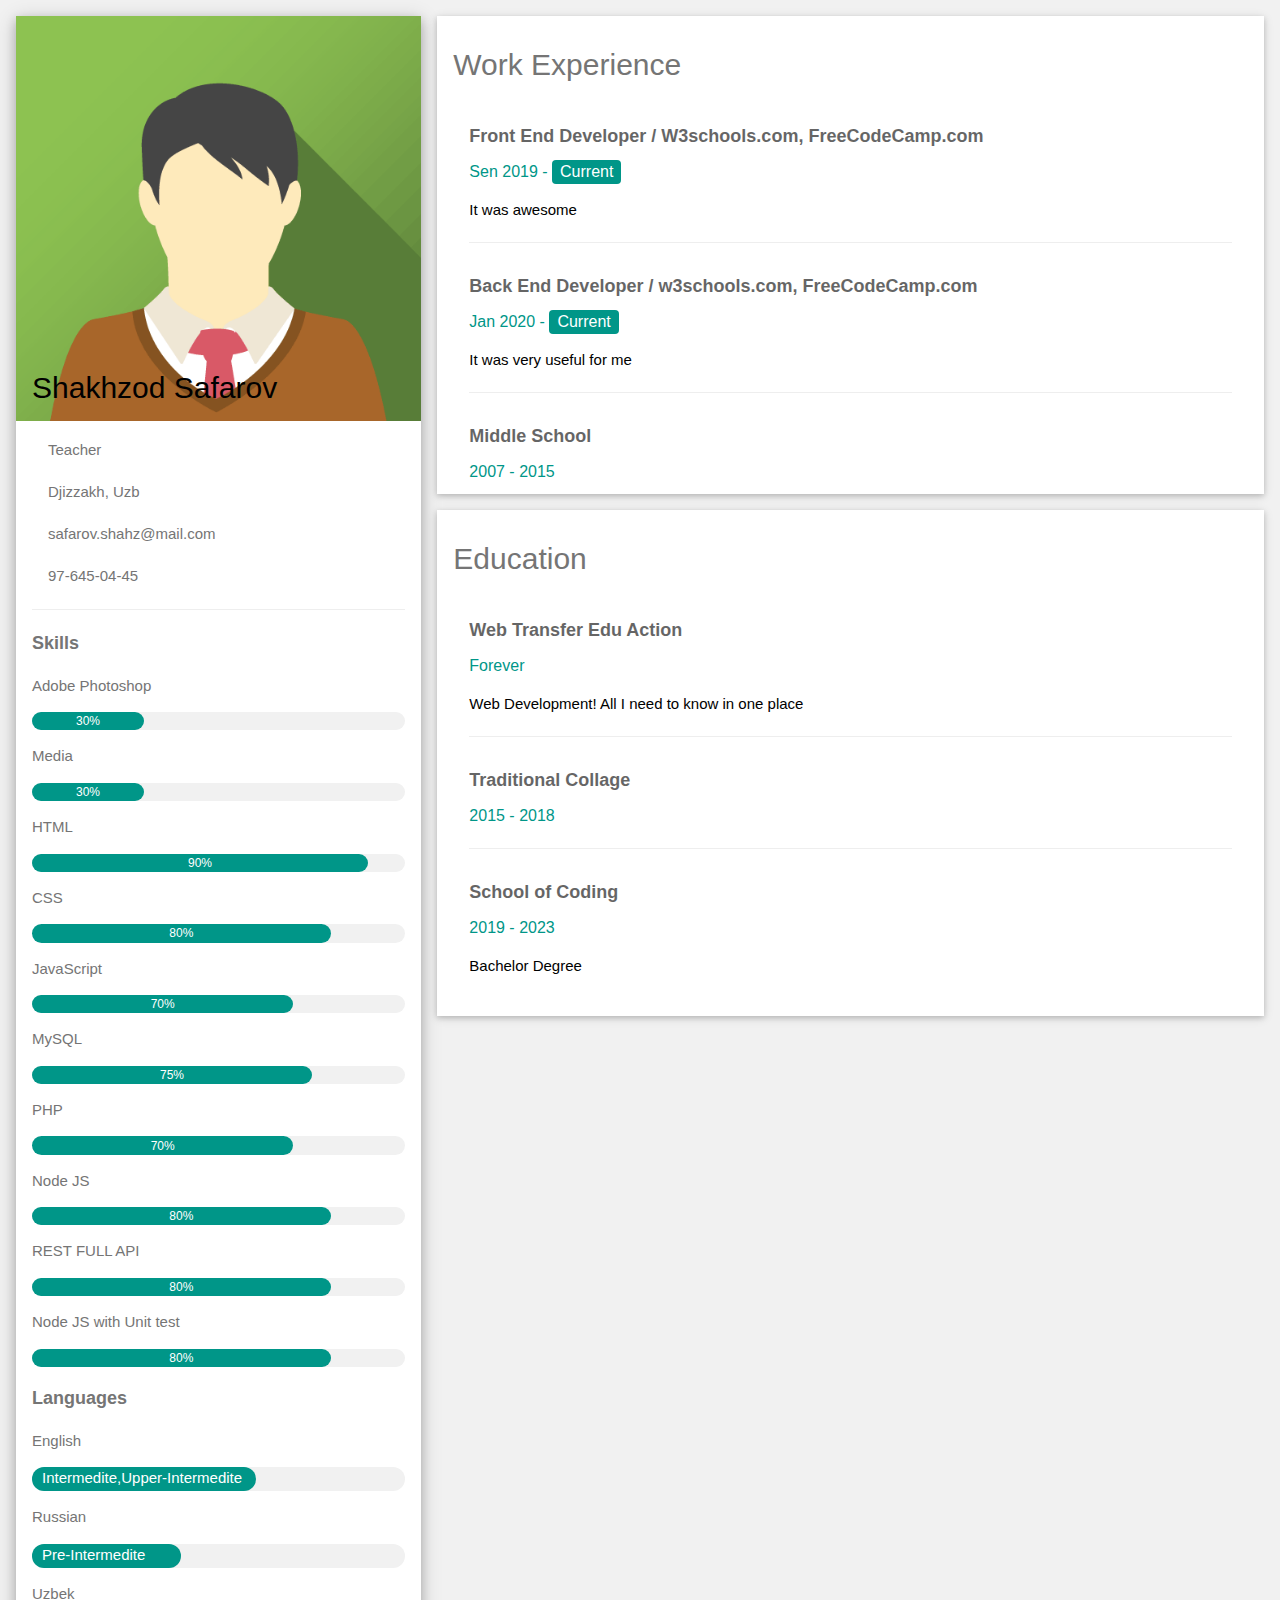
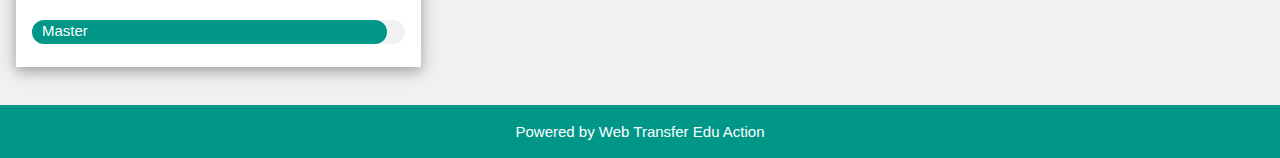
<file: skills/skils.html>
<!DOCTYPE html>
<html>
<title>Skills</title>
<meta charset="UTF-8">
<meta name="viewport" content="width=device-width, initial-scale=1">
<link rel="stylesheet" href="style.css">

<style>
html,body,h1,h2,h3,h4,h5,h6 {font-family: "Roboto", sans-serif}
</style>
<body class="w3-light-grey">

<!-- Page Container -->
<div class="w3-content w3-margin-top" style="max-width:1400px;">

  <!-- The Grid -->
  <div class="w3-row-padding">
  
    <!-- Left Column -->
    <div class="w3-third">
    
      <div class="w3-white w3-text-grey w3-card-4">
        <div class="w3-display-container">
          <img src="../images/avatar2.png" style="width:100%" alt="Avatar">
          <div class="w3-display-bottomleft w3-container w3-text-black">
            <h2>Shakhzod Safarov</h2>
          </div>
        </div>
        <div class="w3-container">
          <p><i class="fa-fw w3-margin-right w3-large w3-text-teal"></i>Teacher</p>
          <p><i class="fa-fw w3-margin-right w3-large w3-text-teal"></i>Djizzakh, Uzb</p>
          <p><i class="fa-fw w3-margin-right w3-large w3-text-teal"></i>safarov.shahz@mail.com</p>
          <p><i class="fa-fw w3-margin-right w3-large w3-text-teal"></i>97-645-04-45</p>
          <hr>

          <p class="w3-large"><b>Skills</b></p>
          <p>Adobe Photoshop</p>
          <div class="w3-light-grey w3-round-xlarge w3-small">
            <div class="w3-container w3-center w3-round-xlarge w3-teal" style="width:30%">30%</div>
          </div>
          <p>Media</p>
          <div class="w3-light-grey w3-round-xlarge w3-small">
            <div class="w3-container w3-center w3-round-xlarge w3-teal" style="width:30%">30%</div>
          </div>
          <p>HTML</p>
          <div class="w3-light-grey w3-round-xlarge w3-small">
            <div class="w3-container w3-center w3-round-xlarge w3-teal" style="width:90%">
              <div class="w3-center w3-text-white">90%</div>
            </div>
          </div>
          <p>CSS</p>
          <div class="w3-light-grey w3-round-xlarge w3-small">
            <div class="w3-container w3-center w3-round-xlarge w3-teal" style="width:80%">80%</div>
          </div>
          <p>JavaScript</p>
          <div class="w3-light-grey w3-round-xlarge w3-small">
            <div class="w3-container w3-center w3-round-xlarge w3-teal" style="width:70%">70%</div>
          </div>
        
          <p>MySQL</p>
          <div class="w3-light-grey w3-round-xlarge w3-small">
            <div class="w3-container w3-center w3-round-xlarge w3-teal" style="width:75%">75%</div>
          </div>
        
          <p>PHP</p>
          <div class="w3-light-grey w3-round-xlarge w3-small">
            <div class="w3-container w3-center w3-round-xlarge w3-teal" style="width:70%">70%</div>
          </div>
        
          <p>Node JS</p>
          <div class="w3-light-grey w3-round-xlarge w3-small">
            <div class="w3-container w3-center w3-round-xlarge w3-teal" style="width:80%">80%</div>
          </div>
        
          <p>REST FULL API</p>
          <div class="w3-light-grey w3-round-xlarge w3-small">
            <div class="w3-container w3-center w3-round-xlarge w3-teal" style="width:80%">80%</div>
          </div>

          <p>Node JS with Unit test</p>
          <div class="w3-light-grey w3-round-xlarge w3-small">
            <div class="w3-container w3-center w3-round-xlarge w3-teal" style="width:80%">80%</div>
          </div>
        
          <p class="w3-large w3-text-theme"><b>Languages</b></p>
          <p>English</p>
          <div class="w3-light-grey w3-round-xlarge">
            <div class="w3-round-xlarge w3-teal" style="height:24px;width:60%;padding-left:10px;">Intermedite,Upper-Intermedite</div>
          </div>
          <p>Russian</p>
          <div class="w3-light-grey w3-round-xlarge">
            <div class="w3-round-xlarge w3-teal" style="height:24px;width:40%; padding-left:10px;">Pre-Intermedite</div>
          </div>
          <p>Uzbek</p>
          <div class="w3-light-grey w3-round-xlarge">
            <div class="w3-round-xlarge w3-teal" style="height:24px;width:95%; padding-left:10px;">Master</div>
          </div>
          <br>
        </div>
      </div><br>

    <!-- End Left Column -->
    </div>

    <!-- Right Column -->
    <div class="w3-twothird">
    
      <div class="w3-container w3-card w3-white w3-margin-bottom">
        <h2 class="w3-text-grey w3-padding-16">Work Experience</h2>
        <div class="w3-container">
          <h5 class="w3-opacity"><b>Front End Developer / W3schools.com, FreeCodeCamp.com</b></h5>
          <h6 class="w3-text-teal"> Sen 2019 - <span class="w3-tag w3-teal w3-round">Current</span></h6>
          <p>It was awesome</p>
          <hr>
        </div>
        <div class="w3-container">
          <h5 class="w3-opacity"><b>Back End Developer / w3schools.com, FreeCodeCamp.com</b></h5>
          <h6 class="w3-text-teal">Jan 2020 - <span class="w3-tag w3-teal w3-round">Current</span></h6>
          <p>It was very useful for me</p>
          <hr>
        </div>
        <div class="w3-container">
          <h5 class="w3-opacity"><b> Middle School</b></h5>
          <h6 class="w3-text-teal">2007 - 2015</h6>
        </div>
      </div>

      <div class="w3-container w3-card w3-white">
        <h2 class="w3-text-grey w3-padding-16">Education</h2>
        <div class="w3-container">
          <h5 class="w3-opacity"><b>Web Transfer Edu Action</b></h5>
          <h6 class="w3-text-teal">Forever</h6>
          <p>Web Development! All I need to know in one place</p>
          <hr>
        </div>
        <div class="w3-container">
          <h5 class="w3-opacity"><b>Traditional Collage</b></h5>
          <h6 class="w3-text-teal">2015 - 2018</h6>
        
          <hr>
        </div>
        <div class="w3-container">
          <h5 class="w3-opacity"><b>School of Coding</b></h5>
          <h6 class="w3-text-teal">2019 - 2023</h6>
          <p>Bachelor Degree</p><br>
        </div>
      </div>

    <!-- End Right Column -->
    </div>
    
  <!-- End Grid -->
  </div>
  
  <!-- End Page Container -->
</div>

<footer class="w3-container w3-teal w3-center w3-margin-top">
  
  <p>Powered by <a href="#" target="_blank" style="text-decoration: none;">Web Transfer Edu Action</a></p>
</footer>
</body>
</html>
</file>
<file: bootstrap/style.css>
*{
  margin: 0;
  padding: 0;
  box-sizing: border-box;
}

.column{
   
    float: left;
    text-align: center;
    padding: 1px;
}

.header{
 height: 80vh;
 background-image: url("univer.jpg");
 background-size: cover;
}

.h1 {
  font-size: 16px;
}

#about-us{
  background-image: url("kompyuter.jpg");
  background-size: cover;
  background-attachment: fixed;
  min-height: 200px;
  position: relative;
}

.dark-overlay{
  position: absolute;
  background-color: #000;
  color: #fff;
}

.about-banner{
  background-image: url("kutubxona1.jpg");
  background-attachment: fixed;

}

.about-img{
  margin-top: -80px;
}

.blogs{
  text-decoration: none;
  text-align: center;
  font-size: 25px;

}











@media (max-width: 767px){
  .column{
  width: 100%;
}
  .h1{
    font-size: 20px;
  }

}

@media(min-width:768px) and (max-width:1023px){
  .column{
  width: 50%;
}
.h1{
  font-size: 20px;
}
.header{
  background-image: url("kompyuter.jpg");
  }
}

@media (min-width:1024px){
  .column{
  width: 25%;
  } 

  .h1{
    font-size: 20px;
  }
}
</file>
<file: mehmonxona1/index mehmonxona.css>
* {
    margin: 0;
    padding: 0;
    box-sizing: border-box;

}

html,
body {
    font-family: sans-serif;
} 

a{
    color: #333;
    text-decoration: none;
}

h1, h2, h3 {

    padding-bottom: 20px;
}

p {
    margin: 10px 0;
}


#navbar {
    background-color: #333;
    color:#fff;
    overflow:auto;
}
#navbar a {
      
    color: #fff;
}

 #navbar h1 {
     float: left;
     padding-top: 20px;
 }


 #navbar ul {
         float: right;
         list-style: none;
 }

#navbar ul li {

    display: inline-block;
    padding: 25px;
}


#navbar ul li a:hover,
#navbar ul li a.current {
    background-color: #444;
    columns: #f7c08a ;
}

.container{
    max-width: 1100px;
    margin: auto;
}

.text-primary {
    color: #f7c08a;
}

.lead {
    font-size: 20px;
}

.btn {
    display: inline-block;
    font-size: 18px;
    color: #fff;
    background-color: #333;
    padding: 13px 20px;
    border: none;
    cursor: pointer;
}

.btn:hover {
    background-color: #333;
}

.btn-light {
    background-color: #f4f4f4;
    color:#fff;
}

.btn-dark {
    background-color: #333;
    color:#fff;
}

.bg-dark {
    background-color: #333;
    color:#fff;
}

.bg-light {
    background-color: #f4f4f4;
    color:#333;
}

.bg-primary {
    background-color: #f7c08a;
    color: #333;
}

.clr {
    clear: both;
}

#showcase {
    background-image:url("kol.jpg") ;
    background-repeat: no-repeat;
    background-position: center;
    background-size: cover;
    height: 600px;
}

 #showcase .showcase-content {
  text-align: center;
  color:#fff;
  padding-top:170px ;
}

#showcase h1 {
    font-size: 60px;
}

#showcase p {
    padding-bottom: 20px;
    font-size: 20px;

}

#home-info {
    height: 400px;
}

#home-info  .info-img {

    float: left;
    width: 50%;
    height: 100%;
    background-image: url(uy\ mashina.jpg);
    box-sizing: border-box;
}

#home-info.info-content {
    float: right;
    width: 50%;
    height: 100%;
    text-align: center;
    padding:50px 30px;
}

#home-info .info-content p{
    padding-bottom:20px ;
    font-size: 18px;
}



/* features sectio*/

.box {
    width: 33.3%;
    float: left;
    padding: 50px;
    text-align: center;
}
 .box i {
     margin-bottom: 10px ;
 }

 #main-footer {
     text-align: center;
     background-color: #444;
     color: #fff;
     padding: 20px;

 }
</file>
<file: skills/style.css>
html {
    box-sizing: border-box
}

*,
*:before,
*:after {
    box-sizing: inherit
}

html {
    -ms-text-size-adjust: 100%;
    -webkit-text-size-adjust: 100%
}

body {
    margin: 0
}

article,
aside,
details,
figcaption,
figure,
footer,
header,
main,
menu,
nav,
section {
    display: block
}

summary {
    display: list-item
}

audio,
canvas,
progress,
video {
    display: inline-block
}

progress {
    vertical-align: baseline
}

audio:not([controls]) {
    display: none;
    height: 0
}

[hidden],
template {
    display: none
}

a {
    background-color: transparent
}

a:active,
a:hover {
    outline-width: 0
}

abbr[title] {
    border-bottom: none;
    text-decoration: underline;
    text-decoration: underline dotted
}

b,
strong {
    font-weight: bolder
}

dfn {
    font-style: italic
}

mark {
    background: #ff0;
    color: #000
}

small {
    font-size: 80%
}

sub,
sup {
    font-size: 75%;
    line-height: 0;
    position: relative;
    vertical-align: baseline
}

sub {
    bottom: -0.25em
}

sup {
    top: -0.5em
}

figure {
    margin: 1em 40px
}

img {
    border-style: none
}

code,
kbd,
pre,
samp {
    font-family: monospace, monospace;
    font-size: 1em
}

hr {
    box-sizing: content-box;
    height: 0;
    overflow: visible
}

button,
input,
select,
textarea,
optgroup {
    font: inherit;
    margin: 0
}

optgroup {
    font-weight: bold
}

button,
input {
    overflow: visible
}

button,
select {
    text-transform: none
}

button,
[type=button],
[type=reset],
[type=submit] {
    -webkit-appearance: button
}

button::-moz-focus-inner,
[type=button]::-moz-focus-inner,
[type=reset]::-moz-focus-inner,
[type=submit]::-moz-focus-inner {
    border-style: none;
    padding: 0
}

button:-moz-focusring,
[type=button]:-moz-focusring,
[type=reset]:-moz-focusring,
[type=submit]:-moz-focusring {
    outline: 1px dotted ButtonText
}

fieldset {
    border: 1px solid #c0c0c0;
    margin: 0 2px;
    padding: .35em .625em .75em
}

legend {
    color: inherit;
    display: table;
    max-width: 100%;
    padding: 0;
    white-space: normal
}

textarea {
    overflow: auto
}

[type=checkbox],
[type=radio] {
    padding: 0
}

[type=number]::-webkit-inner-spin-button,
[type=number]::-webkit-outer-spin-button {
    height: auto
}

[type=search] {
    -webkit-appearance: textfield;
    outline-offset: -2px
}

[type=search]::-webkit-search-decoration {
    -webkit-appearance: none
}

::-webkit-file-upload-button {
    -webkit-appearance: button;
    font: inherit
}

/* End extract */
html,
body {
    font-family: Verdana, sans-serif;
    font-size: 15px;
    line-height: 1.5
}

html {
    overflow-x: hidden
}

h1 {
    font-size: 36px
}

h2 {
    font-size: 30px
}

h3 {
    font-size: 24px
}

h4 {
    font-size: 20px
}

h5 {
    font-size: 18px
}

h6 {
    font-size: 16px
}

.w3-serif {
    font-family: serif
}

h1,
h2,
h3,
h4,
h5,
h6 {
    font-family: "Segoe UI", Arial, sans-serif;
    font-weight: 400;
    margin: 10px 0
}

.w3-wide {
    letter-spacing: 4px
}

hr {
    border: 0;
    border-top: 1px solid #eee;
    margin: 20px 0
}

.w3-image {
    max-width: 100%;
    height: auto
}

img {
    vertical-align: middle
}

a {
    color: inherit
}

.w3-table,
.w3-table-all {
    border-collapse: collapse;
    border-spacing: 0;
    width: 100%;
    display: table
}

.w3-table-all {
    border: 1px solid #ccc
}

.w3-bordered tr,
.w3-table-all tr {
    border-bottom: 1px solid #ddd
}

.w3-striped tbody tr:nth-child(even) {
    background-color: #f1f1f1
}

.w3-table-all tr:nth-child(odd) {
    background-color: #fff
}

.w3-table-all tr:nth-child(even) {
    background-color: #f1f1f1
}

.w3-hoverable tbody tr:hover,
.w3-ul.w3-hoverable li:hover {
    background-color: #ccc
}

.w3-centered tr th,
.w3-centered tr td {
    text-align: center
}

.w3-table td,
.w3-table th,
.w3-table-all td,
.w3-table-all th {
    padding: 8px 8px;
    display: table-cell;
    text-align: left;
    vertical-align: top
}

.w3-table th:first-child,
.w3-table td:first-child,
.w3-table-all th:first-child,
.w3-table-all td:first-child {
    padding-left: 16px
}

.w3-btn,
.w3-button {
    border: none;
    display: inline-block;
    padding: 8px 16px;
    vertical-align: middle;
    overflow: hidden;
    text-decoration: none;
    color: inherit;
    background-color: inherit;
    text-align: center;
    cursor: pointer;
    white-space: nowrap
}

.w3-btn:hover {
    box-shadow: 0 8px 16px 0 rgba(0, 0, 0, 0.2), 0 6px 20px 0 rgba(0, 0, 0, 0.19)
}

.w3-btn,
.w3-button {
    -webkit-touch-callout: none;
    -webkit-user-select: none;
    -khtml-user-select: none;
    -moz-user-select: none;
    -ms-user-select: none;
    user-select: none
}

.w3-disabled,
.w3-btn:disabled,
.w3-button:disabled {
    cursor: not-allowed;
    opacity: 0.3
}

.w3-disabled *,
:disabled * {
    pointer-events: none
}

.w3-btn.w3-disabled:hover,
.w3-btn:disabled:hover {
    box-shadow: none
}

.w3-badge,
.w3-tag {
    background-color: #000;
    color: #fff;
    display: inline-block;
    padding-left: 8px;
    padding-right: 8px;
    text-align: center
}

.w3-badge {
    border-radius: 50%
}

.w3-ul {
    list-style-type: none;
    padding: 0;
    margin: 0
}

.w3-ul li {
    padding: 8px 16px;
    border-bottom: 1px solid #ddd
}

.w3-ul li:last-child {
    border-bottom: none
}

.w3-tooltip,
.w3-display-container {
    position: relative
}

.w3-tooltip .w3-text {
    display: none
}

.w3-tooltip:hover .w3-text {
    display: inline-block
}

.w3-ripple:active {
    opacity: 0.5
}

.w3-ripple {
    transition: opacity 0s
}

.w3-input {
    padding: 8px;
    display: block;
    border: none;
    border-bottom: 1px solid #ccc;
    width: 100%
}

.w3-select {
    padding: 9px 0;
    width: 100%;
    border: none;
    border-bottom: 1px solid #ccc
}

.w3-dropdown-click,
.w3-dropdown-hover {
    position: relative;
    display: inline-block;
    cursor: pointer
}

.w3-dropdown-hover:hover .w3-dropdown-content {
    display: block
}

.w3-dropdown-hover:first-child,
.w3-dropdown-click:hover {
    background-color: #ccc;
    color: #000
}

.w3-dropdown-hover:hover>.w3-button:first-child,
.w3-dropdown-click:hover>.w3-button:first-child {
    background-color: #ccc;
    color: #000
}

.w3-dropdown-content {
    cursor: auto;
    color: #000;
    background-color: #fff;
    display: none;
    position: absolute;
    min-width: 160px;
    margin: 0;
    padding: 0;
    z-index: 1
}

.w3-check,
.w3-radio {
    width: 24px;
    height: 24px;
    position: relative;
    top: 6px
}

.w3-sidebar {
    height: 100%;
    width: 200px;
    background-color: #fff;
    position: fixed !important;
    z-index: 1;
    overflow: auto
}

.w3-bar-block .w3-dropdown-hover,
.w3-bar-block .w3-dropdown-click {
    width: 100%
}

.w3-bar-block .w3-dropdown-hover .w3-dropdown-content,
.w3-bar-block .w3-dropdown-click .w3-dropdown-content {
    min-width: 100%
}

.w3-bar-block .w3-dropdown-hover .w3-button,
.w3-bar-block .w3-dropdown-click .w3-button {
    width: 100%;
    text-align: left;
    padding: 8px 16px
}

.w3-main,
#main {
    transition: margin-left .4s
}

.w3-modal {
    z-index: 3;
    display: none;
    padding-top: 100px;
    position: fixed;
    left: 0;
    top: 0;
    width: 100%;
    height: 100%;
    overflow: auto;
    background-color: rgb(0, 0, 0);
    background-color: rgba(0, 0, 0, 0.4)
}

.w3-modal-content {
    margin: auto;
    background-color: #fff;
    position: relative;
    padding: 0;
    outline: 0;
    width: 600px
}

.w3-bar {
    width: 100%;
    overflow: hidden
}

.w3-center .w3-bar {
    display: inline-block;
    width: auto
}

.w3-bar .w3-bar-item {
    padding: 8px 16px;
    float: left;
    width: auto;
    border: none;
    display: block;
    outline: 0
}

.w3-bar .w3-dropdown-hover,
.w3-bar .w3-dropdown-click {
    position: static;
    float: left
}

.w3-bar .w3-button {
    white-space: normal
}

.w3-bar-block .w3-bar-item {
    width: 100%;
    display: block;
    padding: 8px 16px;
    text-align: left;
    border: none;
    white-space: normal;
    float: none;
    outline: 0
}

.w3-bar-block.w3-center .w3-bar-item {
    text-align: center
}

.w3-block {
    display: block;
    width: 100%
}

.w3-responsive {
    display: block;
    overflow-x: auto
}

.w3-container:after,
.w3-container:before,
.w3-panel:after,
.w3-panel:before,
.w3-row:after,
.w3-row:before,
.w3-row-padding:after,
.w3-row-padding:before,
.w3-cell-row:before,
.w3-cell-row:after,
.w3-clear:after,
.w3-clear:before,
.w3-bar:before,
.w3-bar:after {
    content: "";
    display: table;
    clear: both
}

.w3-col,
.w3-half,
.w3-third,
.w3-twothird,
.w3-threequarter,
.w3-quarter {
    float: left;
    width: 100%
}

.w3-col.s1 {
    width: 8.33333%
}

.w3-col.s2 {
    width: 16.66666%
}

.w3-col.s3 {
    width: 24.99999%
}

.w3-col.s4 {
    width: 33.33333%
}

.w3-col.s5 {
    width: 41.66666%
}

.w3-col.s6 {
    width: 49.99999%
}

.w3-col.s7 {
    width: 58.33333%
}

.w3-col.s8 {
    width: 66.66666%
}

.w3-col.s9 {
    width: 74.99999%
}

.w3-col.s10 {
    width: 83.33333%
}

.w3-col.s11 {
    width: 91.66666%
}

.w3-col.s12 {
    width: 99.99999%
}

@media (min-width:601px) {
    .w3-col.m1 {
        width: 8.33333%
    }

    .w3-col.m2 {
        width: 16.66666%
    }

    .w3-col.m3,
    .w3-quarter {
        width: 24.99999%
    }

    .w3-col.m4,
    .w3-third {
        width: 33.33333%
    }

    .w3-col.m5 {
        width: 41.66666%
    }

    .w3-col.m6,
    .w3-half {
        width: 49.99999%
    }

    .w3-col.m7 {
        width: 58.33333%
    }

    .w3-col.m8,
    .w3-twothird {
        width: 66.66666%
    }

    .w3-col.m9,
    .w3-threequarter {
        width: 74.99999%
    }

    .w3-col.m10 {
        width: 83.33333%
    }

    .w3-col.m11 {
        width: 91.66666%
    }

    .w3-col.m12 {
        width: 99.99999%
    }
}

@media (min-width:993px) {
    .w3-col.l1 {
        width: 8.33333%
    }

    .w3-col.l2 {
        width: 16.66666%
    }

    .w3-col.l3 {
        width: 24.99999%
    }

    .w3-col.l4 {
        width: 33.33333%
    }

    .w3-col.l5 {
        width: 41.66666%
    }

    .w3-col.l6 {
        width: 49.99999%
    }

    .w3-col.l7 {
        width: 58.33333%
    }

    .w3-col.l8 {
        width: 66.66666%
    }

    .w3-col.l9 {
        width: 74.99999%
    }

    .w3-col.l10 {
        width: 83.33333%
    }

    .w3-col.l11 {
        width: 91.66666%
    }

    .w3-col.l12 {
        width: 99.99999%
    }
}

.w3-rest {
    overflow: hidden
}

.w3-stretch {
    margin-left: -16px;
    margin-right: -16px
}

.w3-content,
.w3-auto {
    margin-left: auto;
    margin-right: auto
}

.w3-content {
    max-width: 980px
}

.w3-auto {
    max-width: 1140px
}

.w3-cell-row {
    display: table;
    width: 100%
}

.w3-cell {
    display: table-cell
}

.w3-cell-top {
    vertical-align: top
}

.w3-cell-middle {
    vertical-align: middle
}

.w3-cell-bottom {
    vertical-align: bottom
}

.w3-hide {
    display: none !important
}

.w3-show-block,
.w3-show {
    display: block !important
}

.w3-show-inline-block {
    display: inline-block !important
}

@media (max-width:1205px) {
    .w3-auto {
        max-width: 95%
    }
}

@media (max-width:600px) {
    .w3-modal-content {
        margin: 0 10px;
        width: auto !important
    }

    .w3-modal {
        padding-top: 30px
    }

    .w3-dropdown-hover.w3-mobile .w3-dropdown-content,
    .w3-dropdown-click.w3-mobile .w3-dropdown-content {
        position: relative
    }

    .w3-hide-small {
        display: none !important
    }

    .w3-mobile {
        display: block;
        width: 100% !important
    }

    .w3-bar-item.w3-mobile,
    .w3-dropdown-hover.w3-mobile,
    .w3-dropdown-click.w3-mobile {
        text-align: center
    }

    .w3-dropdown-hover.w3-mobile,
    .w3-dropdown-hover.w3-mobile .w3-btn,
    .w3-dropdown-hover.w3-mobile .w3-button,
    .w3-dropdown-click.w3-mobile,
    .w3-dropdown-click.w3-mobile .w3-btn,
    .w3-dropdown-click.w3-mobile .w3-button {
        width: 100%
    }
}

@media (max-width:768px) {
    .w3-modal-content {
        width: 500px
    }

    .w3-modal {
        padding-top: 50px
    }
}

@media (min-width:993px) {
    .w3-modal-content {
        width: 900px
    }

    .w3-hide-large {
        display: none !important
    }

    .w3-sidebar.w3-collapse {
        display: block !important
    }
}

@media (max-width:992px) and (min-width:601px) {
    .w3-hide-medium {
        display: none !important
    }
}

@media (max-width:992px) {
    .w3-sidebar.w3-collapse {
        display: none
    }

    .w3-main {
        margin-left: 0 !important;
        margin-right: 0 !important
    }

    .w3-auto {
        max-width: 100%
    }
}

.w3-top,
.w3-bottom {
    position: fixed;
    width: 100%;
    z-index: 1
}

.w3-top {
    top: 0
}

.w3-bottom {
    bottom: 0
}

.w3-overlay {
    position: fixed;
    display: none;
    width: 100%;
    height: 100%;
    top: 0;
    left: 0;
    right: 0;
    bottom: 0;
    background-color: rgba(0, 0, 0, 0.5);
    z-index: 2
}

.w3-display-topleft {
    position: absolute;
    left: 0;
    top: 0
}

.w3-display-topright {
    position: absolute;
    right: 0;
    top: 0
}

.w3-display-bottomleft {
    position: absolute;
    left: 0;
    bottom: 0
}

.w3-display-bottomright {
    position: absolute;
    right: 0;
    bottom: 0
}

.w3-display-middle {
    position: absolute;
    top: 50%;
    left: 50%;
    transform: translate(-50%, -50%);
    -ms-transform: translate(-50%, -50%)
}

.w3-display-left {
    position: absolute;
    top: 50%;
    left: 0%;
    transform: translate(0%, -50%);
    -ms-transform: translate(-0%, -50%)
}

.w3-display-right {
    position: absolute;
    top: 50%;
    right: 0%;
    transform: translate(0%, -50%);
    -ms-transform: translate(0%, -50%)
}

.w3-display-topmiddle {
    position: absolute;
    left: 50%;
    top: 0;
    transform: translate(-50%, 0%);
    -ms-transform: translate(-50%, 0%)
}

.w3-display-bottommiddle {
    position: absolute;
    left: 50%;
    bottom: 0;
    transform: translate(-50%, 0%);
    -ms-transform: translate(-50%, 0%)
}

.w3-display-container:hover .w3-display-hover {
    display: block
}

.w3-display-container:hover span.w3-display-hover {
    display: inline-block
}

.w3-display-hover {
    display: none
}

.w3-display-position {
    position: absolute
}

.w3-circle {
    border-radius: 50%
}

.w3-round-small {
    border-radius: 2px
}

.w3-round,
.w3-round-medium {
    border-radius: 4px
}

.w3-round-large {
    border-radius: 8px
}

.w3-round-xlarge {
    border-radius: 16px
}

.w3-round-xxlarge {
    border-radius: 32px
}

.w3-row-padding,
.w3-row-padding>.w3-half,
.w3-row-padding>.w3-third,
.w3-row-padding>.w3-twothird,
.w3-row-padding>.w3-threequarter,
.w3-row-padding>.w3-quarter,
.w3-row-padding>.w3-col {
    padding: 0 8px
}

.w3-container,
.w3-panel {
    padding: 0.01em 16px
}

.w3-panel {
    margin-top: 16px;
    margin-bottom: 16px
}

.w3-code,
.w3-codespan {
    font-family: Consolas, "courier new";
    font-size: 16px
}

.w3-code {
    width: auto;
    background-color: #fff;
    padding: 8px 12px;
    border-left: 4px solid #4CAF50;
    word-wrap: break-word
}

.w3-codespan {
    color: crimson;
    background-color: #f1f1f1;
    padding-left: 4px;
    padding-right: 4px;
    font-size: 110%
}

.w3-card,
.w3-card-2 {
    box-shadow: 0 2px 5px 0 rgba(0, 0, 0, 0.16), 0 2px 10px 0 rgba(0, 0, 0, 0.12)
}

.w3-card-4,
.w3-hover-shadow:hover {
    box-shadow: 0 4px 10px 0 rgba(0, 0, 0, 0.2), 0 4px 20px 0 rgba(0, 0, 0, 0.19)
}

.w3-spin {
    animation: w3-spin 2s infinite linear
}

@keyframes w3-spin {
    0% {
        transform: rotate(0deg)
    }

    100% {
        transform: rotate(359deg)
    }
}

.w3-animate-fading {
    animation: fading 10s infinite
}

@keyframes fading {
    0% {
        opacity: 0
    }

    50% {
        opacity: 1
    }

    100% {
        opacity: 0
    }
}

.w3-animate-opacity {
    animation: opac 0.8s
}

@keyframes opac {
    from {
        opacity: 0
    }

    to {
        opacity: 1
    }
}

.w3-animate-top {
    position: relative;
    animation: animatetop 0.4s
}

@keyframes animatetop {
    from {
        top: -300px;
        opacity: 0
    }

    to {
        top: 0;
        opacity: 1
    }
}

.w3-animate-left {
    position: relative;
    animation: animateleft 0.4s
}

@keyframes animateleft {
    from {
        left: -300px;
        opacity: 0
    }

    to {
        left: 0;
        opacity: 1
    }
}

.w3-animate-right {
    position: relative;
    animation: animateright 0.4s
}

@keyframes animateright {
    from {
        right: -300px;
        opacity: 0
    }

    to {
        right: 0;
        opacity: 1
    }
}

.w3-animate-bottom {
    position: relative;
    animation: animatebottom 0.4s
}

@keyframes animatebottom {
    from {
        bottom: -300px;
        opacity: 0
    }

    to {
        bottom: 0;
        opacity: 1
    }
}

.w3-animate-zoom {
    animation: animatezoom 0.6s
}

@keyframes animatezoom {
    from {
        transform: scale(0)
    }

    to {
        transform: scale(1)
    }
}

.w3-animate-input {
    transition: width 0.4s ease-in-out
}

.w3-animate-input:focus {
    width: 100% !important
}

.w3-opacity,
.w3-hover-opacity:hover {
    opacity: 0.60
}

.w3-opacity-off,
.w3-hover-opacity-off:hover {
    opacity: 1
}

.w3-opacity-max {
    opacity: 0.25
}

.w3-opacity-min {
    opacity: 0.75
}

.w3-greyscale-max,
.w3-grayscale-max,
.w3-hover-greyscale:hover,
.w3-hover-grayscale:hover {
    filter: grayscale(100%)
}

.w3-greyscale,
.w3-grayscale {
    filter: grayscale(75%)
}

.w3-greyscale-min,
.w3-grayscale-min {
    filter: grayscale(50%)
}

.w3-sepia {
    filter: sepia(75%)
}

.w3-sepia-max,
.w3-hover-sepia:hover {
    filter: sepia(100%)
}

.w3-sepia-min {
    filter: sepia(50%)
}

.w3-tiny {
    font-size: 10px !important
}

.w3-small {
    font-size: 12px !important
}

.w3-medium {
    font-size: 15px !important
}

.w3-large {
    font-size: 18px !important
}

.w3-xlarge {
    font-size: 24px !important
}

.w3-xxlarge {
    font-size: 36px !important
}

.w3-xxxlarge {
    font-size: 48px !important
}

.w3-jumbo {
    font-size: 64px !important
}

.w3-left-align {
    text-align: left !important
}

.w3-right-align {
    text-align: right !important
}

.w3-justify {
    text-align: justify !important
}

.w3-center {
    text-align: center !important
}

.w3-border-0 {
    border: 0 !important
}

.w3-border {
    border: 1px solid #ccc !important
}

.w3-border-top {
    border-top: 1px solid #ccc !important
}

.w3-border-bottom {
    border-bottom: 1px solid #ccc !important
}

.w3-border-left {
    border-left: 1px solid #ccc !important
}

.w3-border-right {
    border-right: 1px solid #ccc !important
}

.w3-topbar {
    border-top: 6px solid #ccc !important
}

.w3-bottombar {
    border-bottom: 6px solid #ccc !important
}

.w3-leftbar {
    border-left: 6px solid #ccc !important
}

.w3-rightbar {
    border-right: 6px solid #ccc !important
}

.w3-section,
.w3-code {
    margin-top: 16px !important;
    margin-bottom: 16px !important
}

.w3-margin {
    margin: 16px !important
}

.w3-margin-top {
    margin-top: 16px !important
}

.w3-margin-bottom {
    margin-bottom: 16px !important
}

.w3-margin-left {
    margin-left: 16px !important
}

.w3-margin-right {
    margin-right: 16px !important
}

.w3-padding-small {
    padding: 4px 8px !important
}

.w3-padding {
    padding: 8px 16px !important
}

.w3-padding-large {
    padding: 12px 24px !important
}

.w3-padding-16 {
    padding-top: 16px !important;
    padding-bottom: 16px !important
}

.w3-padding-24 {
    padding-top: 24px !important;
    padding-bottom: 24px !important
}

.w3-padding-32 {
    padding-top: 32px !important;
    padding-bottom: 32px !important
}

.w3-padding-48 {
    padding-top: 48px !important;
    padding-bottom: 48px !important
}

.w3-padding-64 {
    padding-top: 64px !important;
    padding-bottom: 64px !important
}

.w3-left {
    float: left !important
}

.w3-right {
    float: right !important
}

.w3-button:hover {
    color: #000 !important;
    background-color: #ccc !important
}

.w3-transparent,
.w3-hover-none:hover {
    background-color: transparent !important
}

.w3-hover-none:hover {
    box-shadow: none !important
}

/* Colors */
.w3-amber,
.w3-hover-amber:hover {
    color: #000 !important;
    background-color: #ffc107 !important
}

.w3-aqua,
.w3-hover-aqua:hover {
    color: #000 !important;
    background-color: #00ffff !important
}

.w3-blue,
.w3-hover-blue:hover {
    color: #fff !important;
    background-color: #2196F3 !important
}

.w3-light-blue,
.w3-hover-light-blue:hover {
    color: #000 !important;
    background-color: #87CEEB !important
}

.w3-brown,
.w3-hover-brown:hover {
    color: #fff !important;
    background-color: #795548 !important
}

.w3-cyan,
.w3-hover-cyan:hover {
    color: #000 !important;
    background-color: #00bcd4 !important
}

.w3-blue-grey,
.w3-hover-blue-grey:hover,
.w3-blue-gray,
.w3-hover-blue-gray:hover {
    color: #fff !important;
    background-color: #607d8b !important
}

.w3-green,
.w3-hover-green:hover {
    color: #fff !important;
    background-color: #4CAF50 !important
}

.w3-light-green,
.w3-hover-light-green:hover {
    color: #000 !important;
    background-color: #8bc34a !important
}

.w3-indigo,
.w3-hover-indigo:hover {
    color: #fff !important;
    background-color: #3f51b5 !important
}

.w3-khaki,
.w3-hover-khaki:hover {
    color: #000 !important;
    background-color: #f0e68c !important
}

.w3-lime,
.w3-hover-lime:hover {
    color: #000 !important;
    background-color: #cddc39 !important
}

.w3-orange,
.w3-hover-orange:hover {
    color: #000 !important;
    background-color: #ff9800 !important
}

.w3-deep-orange,
.w3-hover-deep-orange:hover {
    color: #fff !important;
    background-color: #ff5722 !important
}

.w3-pink,
.w3-hover-pink:hover {
    color: #fff !important;
    background-color: #e91e63 !important
}

.w3-purple,
.w3-hover-purple:hover {
    color: #fff !important;
    background-color: #9c27b0 !important
}

.w3-deep-purple,
.w3-hover-deep-purple:hover {
    color: #fff !important;
    background-color: #673ab7 !important
}

.w3-red,
.w3-hover-red:hover {
    color: #fff !important;
    background-color: #f44336 !important
}

.w3-sand,
.w3-hover-sand:hover {
    color: #000 !important;
    background-color: #fdf5e6 !important
}

.w3-teal,
.w3-hover-teal:hover {
    color: #fff !important;
    background-color: #009688 !important
}

.w3-yellow,
.w3-hover-yellow:hover {
    color: #000 !important;
    background-color: #ffeb3b !important
}

.w3-white,
.w3-hover-white:hover {
    color: #000 !important;
    background-color: #fff !important
}

.w3-black,
.w3-hover-black:hover {
    color: #fff !important;
    background-color: #000 !important
}

.w3-grey,
.w3-hover-grey:hover,
.w3-gray,
.w3-hover-gray:hover {
    color: #000 !important;
    background-color: #9e9e9e !important
}

.w3-light-grey,
.w3-hover-light-grey:hover,
.w3-light-gray,
.w3-hover-light-gray:hover {
    color: #000 !important;
    background-color: #f1f1f1 !important
}

.w3-dark-grey,
.w3-hover-dark-grey:hover,
.w3-dark-gray,
.w3-hover-dark-gray:hover {
    color: #fff !important;
    background-color: #616161 !important
}

.w3-pale-red,
.w3-hover-pale-red:hover {
    color: #000 !important;
    background-color: #ffdddd !important
}

.w3-pale-green,
.w3-hover-pale-green:hover {
    color: #000 !important;
    background-color: #ddffdd !important
}

.w3-pale-yellow,
.w3-hover-pale-yellow:hover {
    color: #000 !important;
    background-color: #ffffcc !important
}

.w3-pale-blue,
.w3-hover-pale-blue:hover {
    color: #000 !important;
    background-color: #ddffff !important
}

.w3-text-amber,
.w3-hover-text-amber:hover {
    color: #ffc107 !important
}

.w3-text-aqua,
.w3-hover-text-aqua:hover {
    color: #00ffff !important
}

.w3-text-blue,
.w3-hover-text-blue:hover {
    color: #2196F3 !important
}

.w3-text-light-blue,
.w3-hover-text-light-blue:hover {
    color: #87CEEB !important
}

.w3-text-brown,
.w3-hover-text-brown:hover {
    color: #795548 !important
}

.w3-text-cyan,
.w3-hover-text-cyan:hover {
    color: #00bcd4 !important
}

.w3-text-blue-grey,
.w3-hover-text-blue-grey:hover,
.w3-text-blue-gray,
.w3-hover-text-blue-gray:hover {
    color: #607d8b !important
}

.w3-text-green,
.w3-hover-text-green:hover {
    color: #4CAF50 !important
}

.w3-text-light-green,
.w3-hover-text-light-green:hover {
    color: #8bc34a !important
}

.w3-text-indigo,
.w3-hover-text-indigo:hover {
    color: #3f51b5 !important
}

.w3-text-khaki,
.w3-hover-text-khaki:hover {
    color: #b4aa50 !important
}

.w3-text-lime,
.w3-hover-text-lime:hover {
    color: #cddc39 !important
}

.w3-text-orange,
.w3-hover-text-orange:hover {
    color: #ff9800 !important
}

.w3-text-deep-orange,
.w3-hover-text-deep-orange:hover {
    color: #ff5722 !important
}

.w3-text-pink,
.w3-hover-text-pink:hover {
    color: #e91e63 !important
}

.w3-text-purple,
.w3-hover-text-purple:hover {
    color: #9c27b0 !important
}

.w3-text-deep-purple,
.w3-hover-text-deep-purple:hover {
    color: #673ab7 !important
}

.w3-text-red,
.w3-hover-text-red:hover {
    color: #f44336 !important
}

.w3-text-sand,
.w3-hover-text-sand:hover {
    color: #fdf5e6 !important
}

.w3-text-teal,
.w3-hover-text-teal:hover {
    color: #009688 !important
}

.w3-text-yellow,
.w3-hover-text-yellow:hover {
    color: #d2be0e !important
}

.w3-text-white,
.w3-hover-text-white:hover {
    color: #fff !important
}

.w3-text-black,
.w3-hover-text-black:hover {
    color: #000 !important
}

.w3-text-grey,
.w3-hover-text-grey:hover,
.w3-text-gray,
.w3-hover-text-gray:hover {
    color: #757575 !important
}

.w3-text-light-grey,
.w3-hover-text-light-grey:hover,
.w3-text-light-gray,
.w3-hover-text-light-gray:hover {
    color: #f1f1f1 !important
}

.w3-text-dark-grey,
.w3-hover-text-dark-grey:hover,
.w3-text-dark-gray,
.w3-hover-text-dark-gray:hover {
    color: #3a3a3a !important
}

.w3-border-amber,
.w3-hover-border-amber:hover {
    border-color: #ffc107 !important
}

.w3-border-aqua,
.w3-hover-border-aqua:hover {
    border-color: #00ffff !important
}

.w3-border-blue,
.w3-hover-border-blue:hover {
    border-color: #2196F3 !important
}

.w3-border-light-blue,
.w3-hover-border-light-blue:hover {
    border-color: #87CEEB !important
}

.w3-border-brown,
.w3-hover-border-brown:hover {
    border-color: #795548 !important
}

.w3-border-cyan,
.w3-hover-border-cyan:hover {
    border-color: #00bcd4 !important
}

.w3-border-blue-grey,
.w3-hover-border-blue-grey:hover,
.w3-border-blue-gray,
.w3-hover-border-blue-gray:hover {
    border-color: #607d8b !important
}

.w3-border-green,
.w3-hover-border-green:hover {
    border-color: #4CAF50 !important
}

.w3-border-light-green,
.w3-hover-border-light-green:hover {
    border-color: #8bc34a !important
}

.w3-border-indigo,
.w3-hover-border-indigo:hover {
    border-color: #3f51b5 !important
}

.w3-border-khaki,
.w3-hover-border-khaki:hover {
    border-color: #f0e68c !important
}

.w3-border-lime,
.w3-hover-border-lime:hover {
    border-color: #cddc39 !important
}

.w3-border-orange,
.w3-hover-border-orange:hover {
    border-color: #ff9800 !important
}

.w3-border-deep-orange,
.w3-hover-border-deep-orange:hover {
    border-color: #ff5722 !important
}

.w3-border-pink,
.w3-hover-border-pink:hover {
    border-color: #e91e63 !important
}

.w3-border-purple,
.w3-hover-border-purple:hover {
    border-color: #9c27b0 !important
}

.w3-border-deep-purple,
.w3-hover-border-deep-purple:hover {
    border-color: #673ab7 !important
}

.w3-border-red,
.w3-hover-border-red:hover {
    border-color: #f44336 !important
}

.w3-border-sand,
.w3-hover-border-sand:hover {
    border-color: #fdf5e6 !important
}

.w3-border-teal,
.w3-hover-border-teal:hover {
    border-color: #009688 !important
}

.w3-border-yellow,
.w3-hover-border-yellow:hover {
    border-color: #ffeb3b !important
}

.w3-border-white,
.w3-hover-border-white:hover {
    border-color: #fff !important
}

.w3-border-black,
.w3-hover-border-black:hover {
    border-color: #000 !important
}

.w3-border-grey,
.w3-hover-border-grey:hover,
.w3-border-gray,
.w3-hover-border-gray:hover {
    border-color: #9e9e9e !important
}

.w3-border-light-grey,
.w3-hover-border-light-grey:hover,
.w3-border-light-gray,
.w3-hover-border-light-gray:hover {
    border-color: #f1f1f1 !important
}

.w3-border-dark-grey,
.w3-hover-border-dark-grey:hover,
.w3-border-dark-gray,
.w3-hover-border-dark-gray:hover {
    border-color: #616161 !important
}

.w3-border-pale-red,
.w3-hover-border-pale-red:hover {
    border-color: #ffe7e7 !important
}

.w3-border-pale-green,
.w3-hover-border-pale-green:hover {
    border-color: #e7ffe7 !important
}

.w3-border-pale-yellow,
.w3-hover-border-pale-yellow:hover {
    border-color: #ffffcc !important
}

.w3-border-pale-blue,
.w3-hover-border-pale-blue:hover {
    border-color: #e7ffff !important
}
</file>
